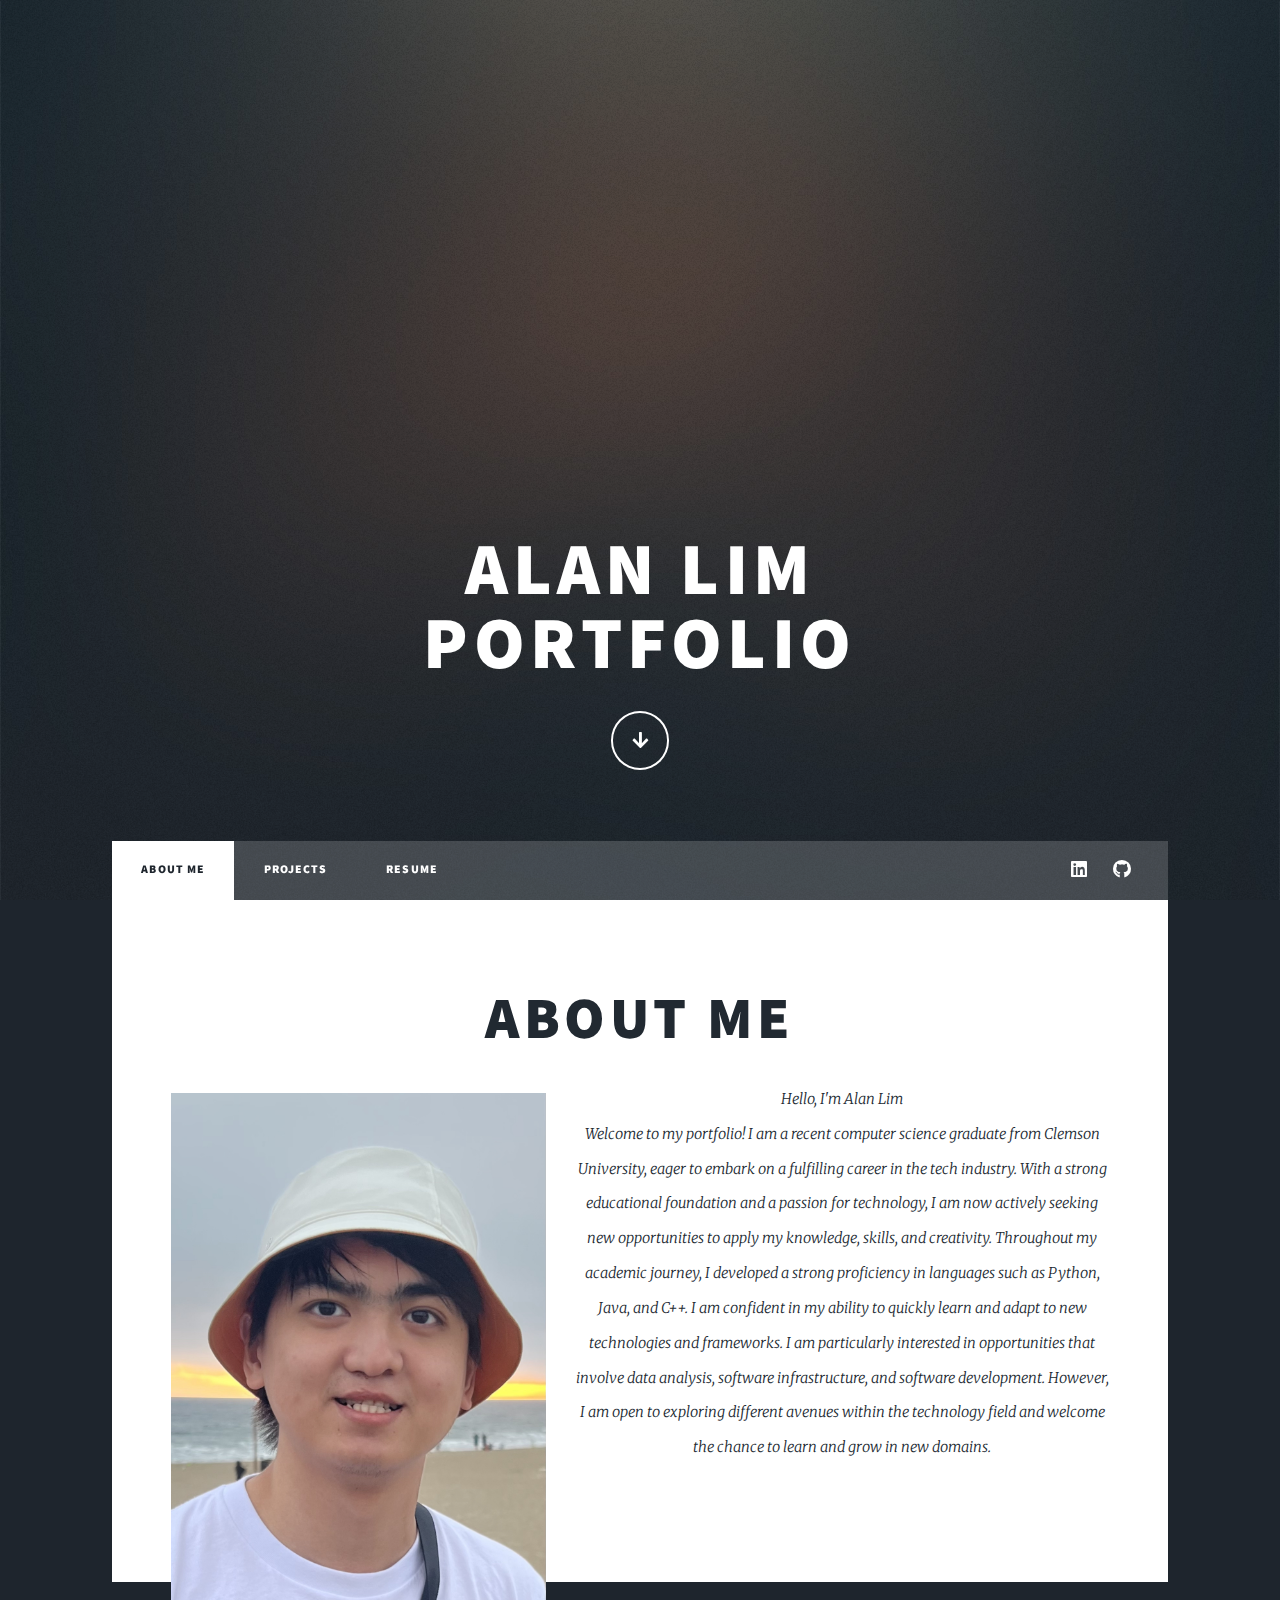
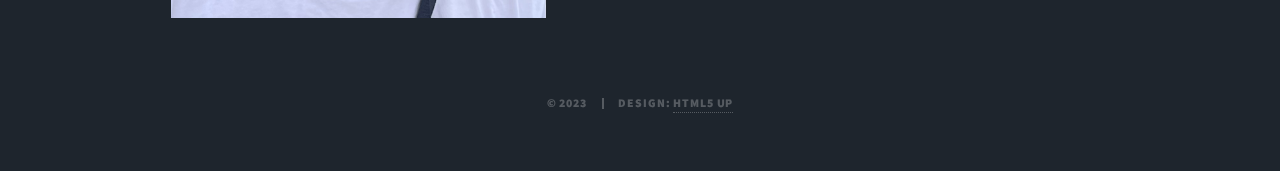
<file: index.html>
<!DOCTYPE HTML>
<!--
	Massively by HTML5 UP
	html5up.net | @ajlkn
	Free for personal and commercial use under the CCA 3.0 license (html5up.net/license)
-->
<html>
	<head>
		<title>Alan Lim Portfolio</title>
		<meta charset="utf-8" />
		<meta name="viewport" content="width=device-width, initial-scale=1, user-scalable=no" />
		<link rel="stylesheet" href="assets/css/main.css" />
		<noscript><link rel="stylesheet" href="assets/css/noscript.css" /></noscript>
	</head>
	<body class="is-preload">

		<!-- Wrapper -->
			<div id="wrapper" class="fade-in">

				<!-- Intro -->
					<div id="intro">
						<h1>Alan Lim<br />
						Portfolio</h1>
						<ul class="actions">
							<li><a href="#header" class="button icon solid solo fa-arrow-down scrolly">Continue</a></li>
						</ul>
					</div>

				<!-- Header -->
					<header id="header">
						<a href="index.html" class="logo">Alan Lim</a>
					</header>

				<!-- Nav -->
					<nav id="nav">
						<ul class="links">
							<li class="active"><a href="index.html">About Me</a></li>
							<li><a href="projects.html">Projects</a></li>
							<li><a href="assets/Resume.pdf" target="_blank">Resume</a></li>
						</ul>
						<ul class="icons">
							<li><a href="https://www.linkedin.com/in/chhun-lim" class="icon brands fa-linkedin"><span class="label">Linkedin</span></a></li>
							<li><a href="https://github.com/Bun27Lim" class="icon brands fa-github"><span class="label">GitHub</span></a></li>
						</ul>
					</nav>

				<!-- Main -->
					<div id="main">

						<!-- Featured Post -->
							<article class="post featured">
								<header class="major">
									<h2>About Me</h2>
									<span class="image left"><img src="images/Portrait.png" alt="" /></span>
									<p>Hello, I'm Alan Lim<br />
										Welcome to my portfolio! I am a recent computer science graduate from Clemson University, eager to embark on a fulfilling career in the tech industry. 
										With a strong educational foundation and a passion for technology, I am now actively seeking new opportunities to apply my knowledge, skills, and creativity.
										Throughout my academic journey, I developed a strong proficiency in languages such as Python, Java, and C++. 
										I am confident in my ability to quickly learn and adapt to new technologies and frameworks.
										I am particularly interested in opportunities that involve data analysis, software infrastructure, and software development. 
										However, I am open to exploring different avenues within the technology field and welcome the chance to learn and grow in new domains. 
									</p>
								</header>
							</article>

					</div>

				<!-- Footer -->
					<footer id="footer">
					</footer>

				<!-- Copyright -->
					<div id="copyright">
						<ul><li>&copy; 2023</li><li>Design: <a href="https://html5up.net">HTML5 UP</a></li></ul>
					</div>

			</div>

		<!-- Scripts -->
			<script src="assets/js/jquery.min.js"></script>
			<script src="assets/js/jquery.scrollex.min.js"></script>
			<script src="assets/js/jquery.scrolly.min.js"></script>
			<script src="assets/js/browser.min.js"></script>
			<script src="assets/js/breakpoints.min.js"></script>
			<script src="assets/js/util.js"></script>
			<script src="assets/js/main.js"></script>

	</body>
</html>
</file>
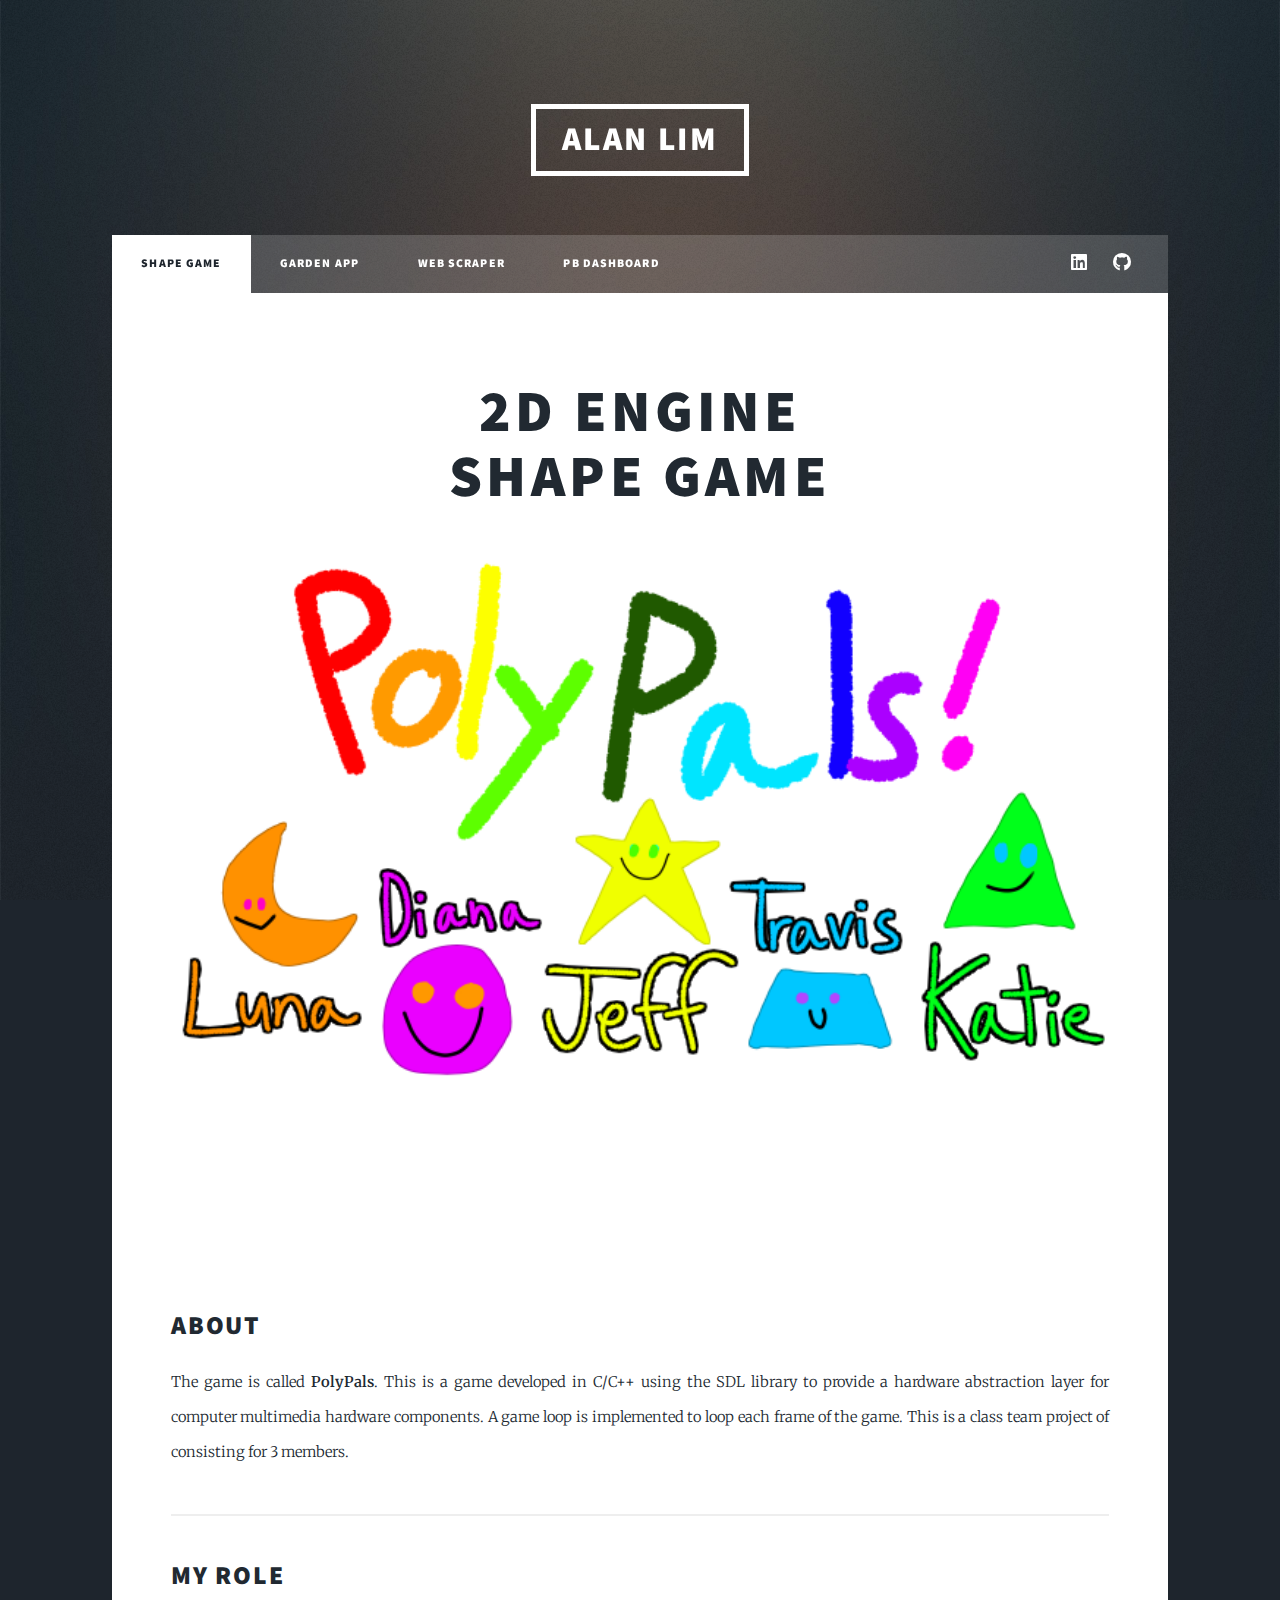
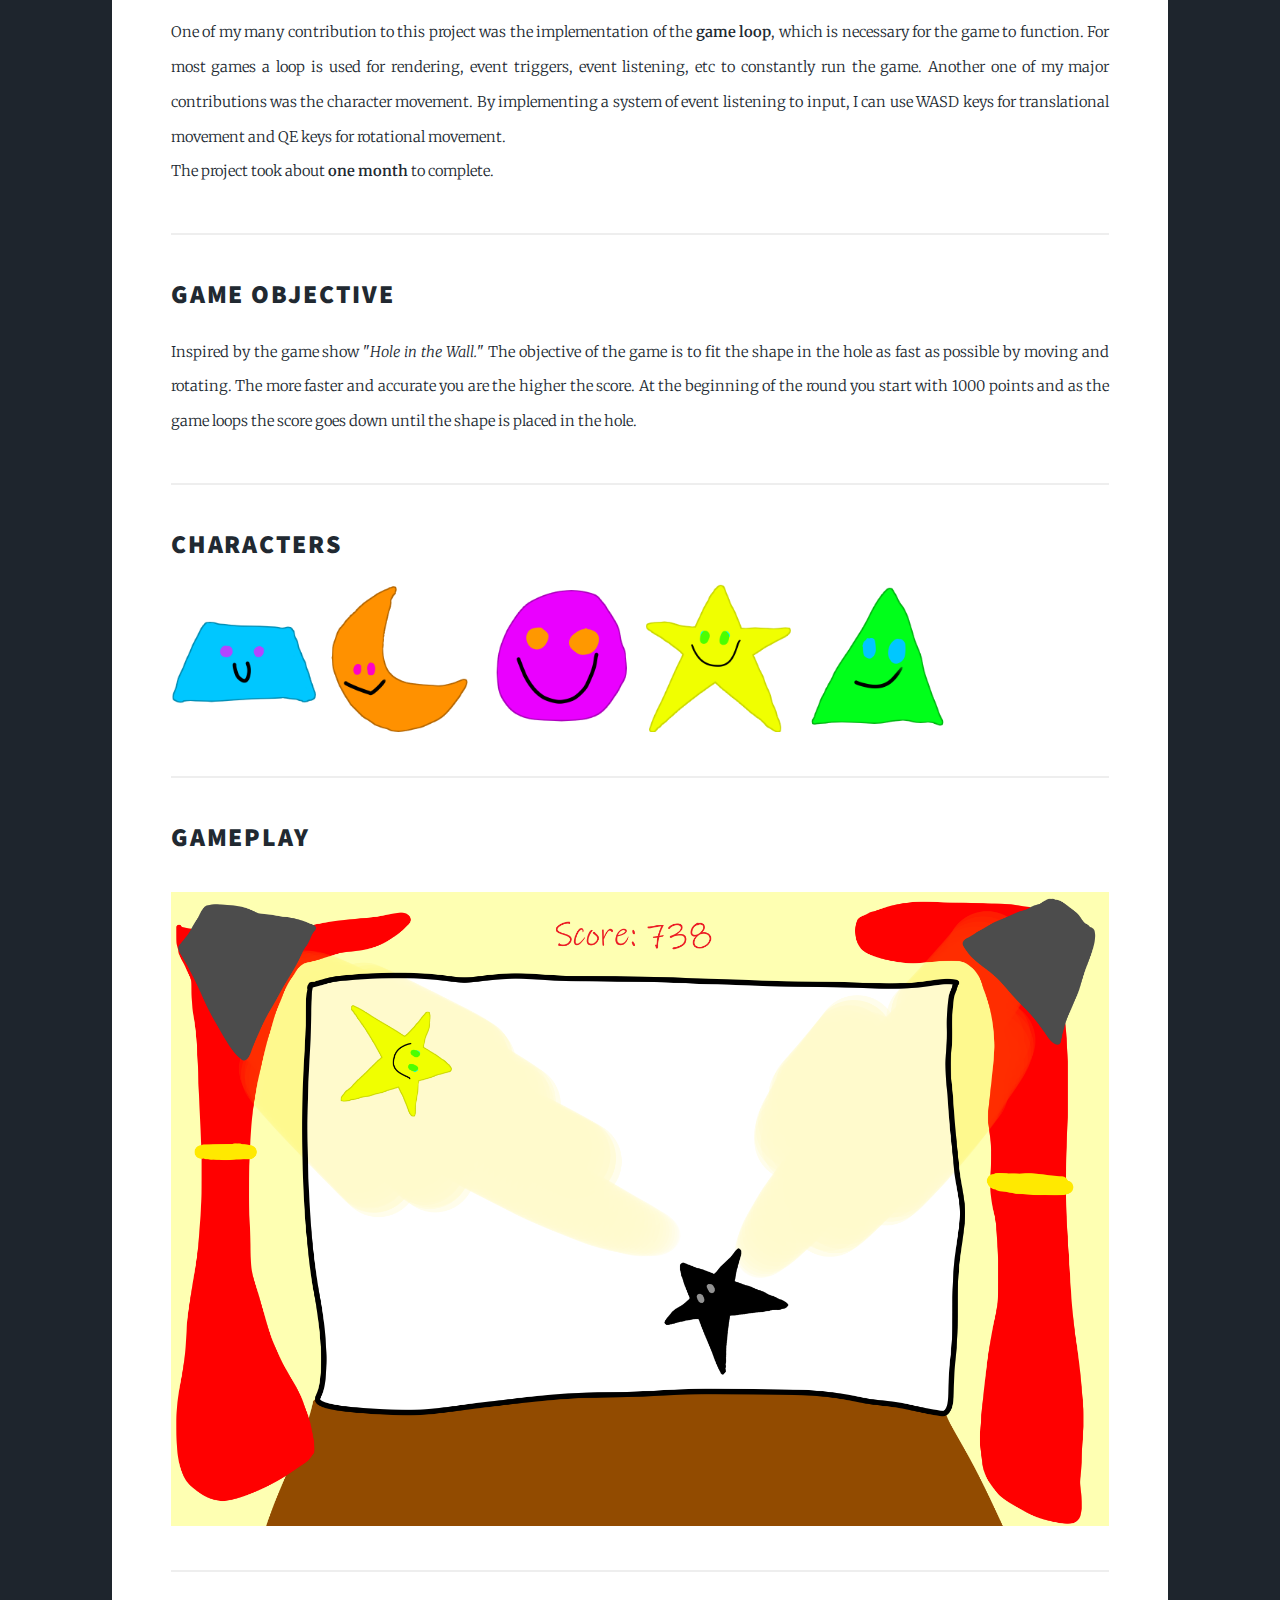
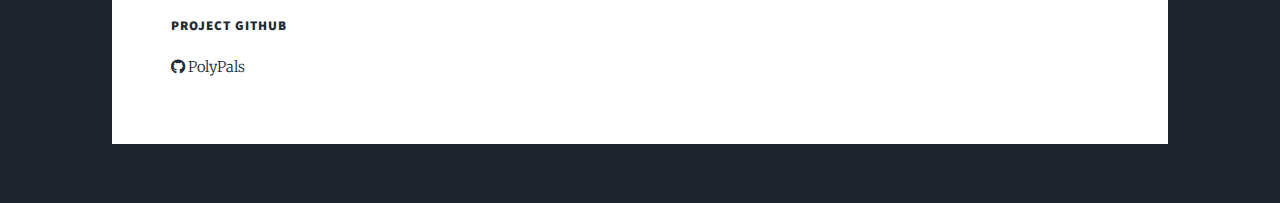
<file: gameproject.html>
<!DOCTYPE HTML>
<html>
	<head>
		<title>Shape Game Project</title>
		<meta charset="utf-8" />
		<meta name="viewport" content="width=device-width, initial-scale=1, user-scalable=no" />
		<link rel="stylesheet" href="assets/css/main.css" />
		<noscript><link rel="stylesheet" href="assets/css/noscript.css" /></noscript>
	</head>
	<body class="is-preload">

		<!-- Wrapper -->
			<div id="wrapper">

				<!-- Header -->
					<header id="header">
						<a href="index.html" class="logo">Alan Lim</a>
					</header>
                <!-- Nav -->
                    <nav id="nav">
                        <ul class="links">
                            <li class="active"><a href="gameproject.html">Shape Game</a></li>
                            <li><a href="gardenapp.html">Garden App</a></li>
							<li><a href="webscraper.html">Web Scraper</a></li>
                            <li><a href="pbdashboard.html">PB Dashboard</a></li>
                        </ul>
                        <ul class="icons">
                            <li><a href="https://www.linkedin.com/in/chhun-lim" target="_blank" class="icon brands fa-linkedin"><span class="label">Linkedin</span></a></li>
                            <li><a href="https://github.com/Bun27Lim" class="icon brands fa-github"><span class="label">GitHub</span></a></li>
                        </ul>
                    </nav>
				<!-- Main -->
					<div id="main">

						<!-- Post -->
							<section class="post">
								<header class="major">
									<h1>2D Engine<br />
									Shape Game</h1>
                                    <span class="image fit"><img src="images/titlescreen.png" alt="" /></span>
								</header>

								<!-- Text stuff -->
									<h2>About</h2>
									<p>The game is called <b>PolyPals</b>. This is a game developed in C/C++ using the SDL library to provide a hardware abstraction layer for computer multimedia hardware components.
                                        A game loop is implemented to loop each frame of the game. This is a class team project of consisting for 3 members.
                                    </p>
                                    <hr />
                                    <h2>My Role</h2>
                                    <p>One of my many contribution to this project was the implementation of the <b>game loop</b>, which is necessary for the game to function.
                                        For most games a loop is used for rendering, event triggers, event listening, etc to constantly run the game. Another one of my major contributions was the character movement.
                                        By implementing a system of event listening to input, I can use WASD keys for translational movement and QE keys for rotational movement.
                                        <br>
                                        The project took about <b>one month</b> to complete.
                                    </p>
									<hr />
                                    <h2>Game objective</h2>
                                    <p>Inspired by the game show "<i>Hole in the Wall.</i>" The objective of the game is to fit the shape in the hole as fast as possible by moving and rotating. 
                                        The more faster and accurate you are the higher the score. At the beginning of the round you start with 1000 points and as the game loops the score goes down until
                                        the shape is placed in the hole.
                                    </p>
									<hr />

									<h2>Characters</h2>
                                        <div class="box alt">
										    <div class="row gtr-50 gtr-uniform">
										    	<div class="col-2"><span class="image fit"><img src="images/travis.png" alt="" /></span></div>
										    	<div class="col-2"><span class="image fit"><img src="images/luna.png" alt="" /></span></div>
										    	<div class="col-2"><span class="image fit"><img src="images/diana.png" alt="" /></span></div>
									    		<div class="col-2"><span class="image fit"><img src="images/jeff.png" alt="" /></span></div>
									    		<div class="col-2"><span class="image fit"><img src="images/katie.png" alt="" /></span></div>
									    	</div>
									    </div>
									<hr />

									<h2>Gameplay</h2>
									<span class="image fit"><img src="images/gameplay.png" alt="" /></span>

                                    <hr />
                                    <h5>Project Github</h5>
                                    <a href="https://github.com/Bun27Lim/shape-game-project" target="_blank" class="icon brands alt fa-github"><span class="label">Github</span> PolyPals</a>

							</section>
                            

					</div>

				<!-- Footer -->
					<footer id="footer">
					</footer>

				<!-- Copyright -->
					<div id="copyright">
					</div>

			</div>

		<!-- Scripts -->
			<script src="assets/js/jquery.min.js"></script>
			<script src="assets/js/jquery.scrollex.min.js"></script>
			<script src="assets/js/jquery.scrolly.min.js"></script>
			<script src="assets/js/browser.min.js"></script>
			<script src="assets/js/breakpoints.min.js"></script>
			<script src="assets/js/util.js"></script>
			<script src="assets/js/main.js"></script>

	</body>
</html>
</file>
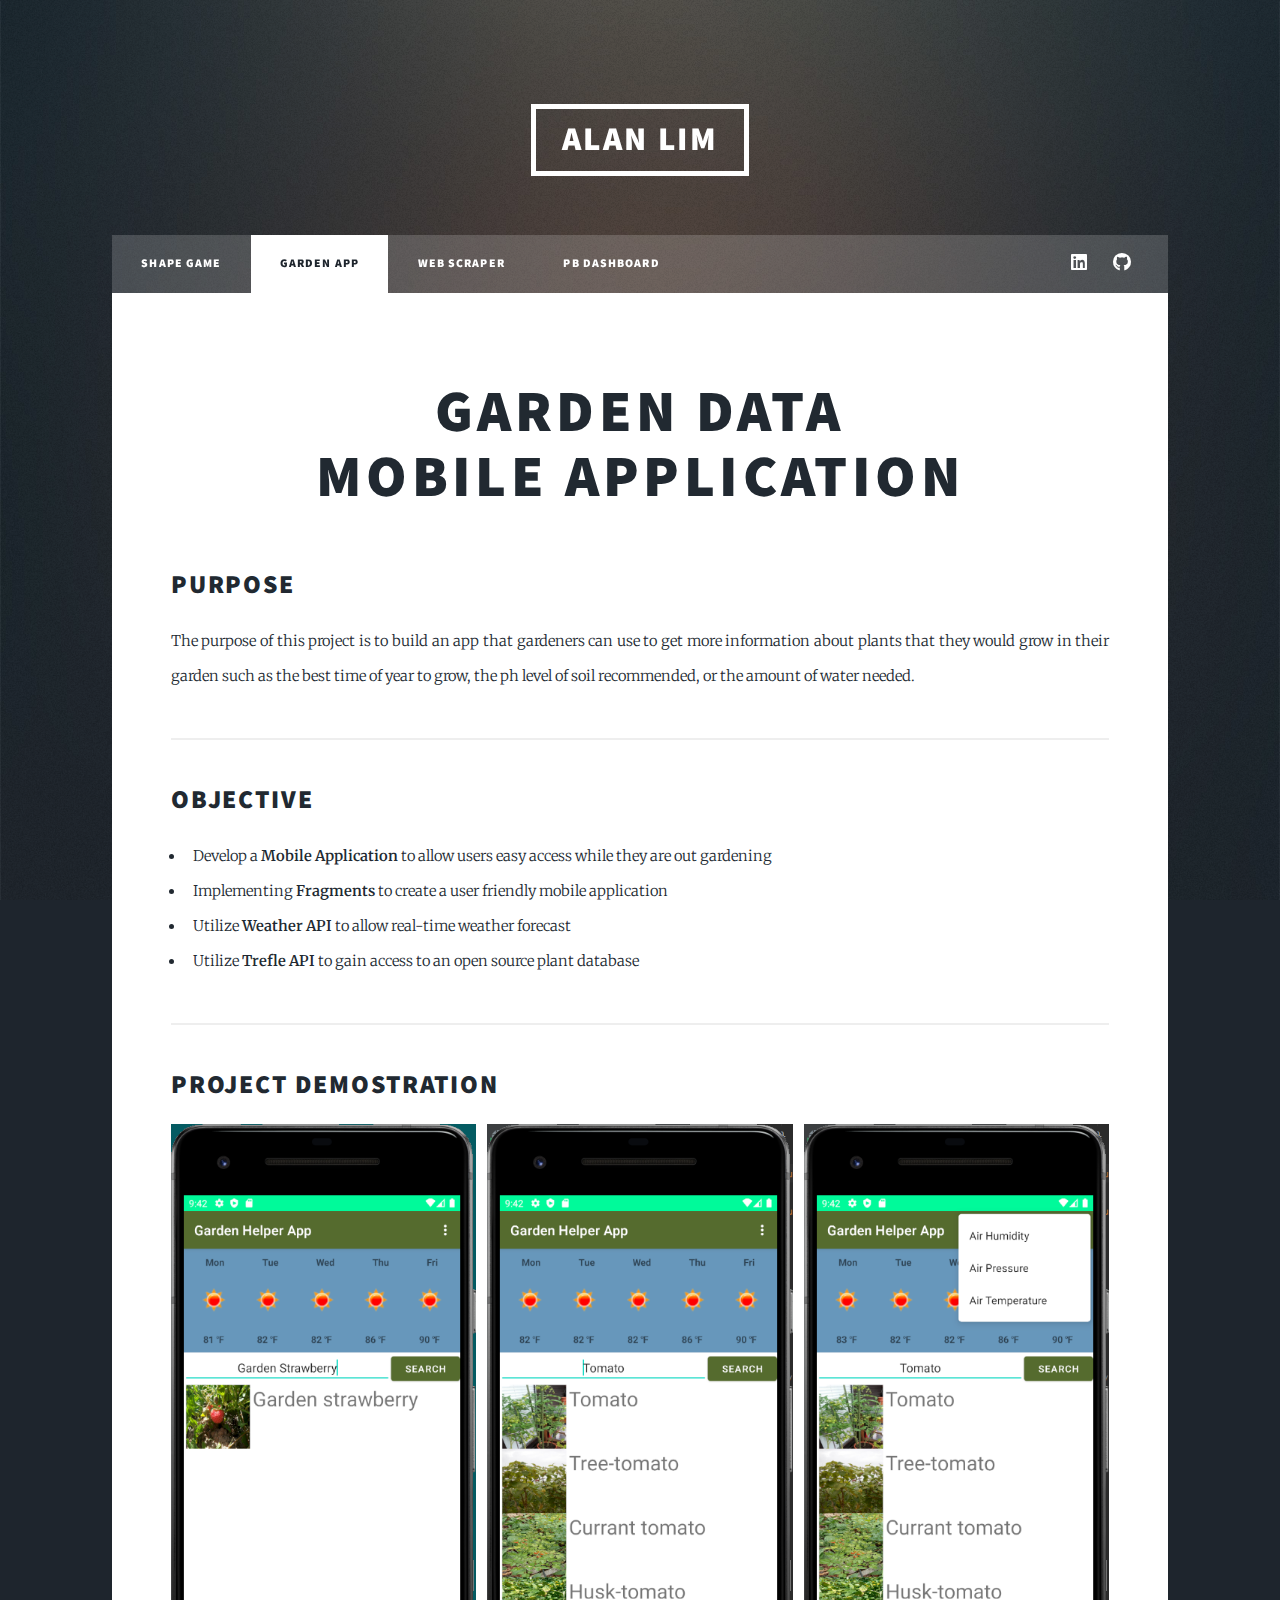
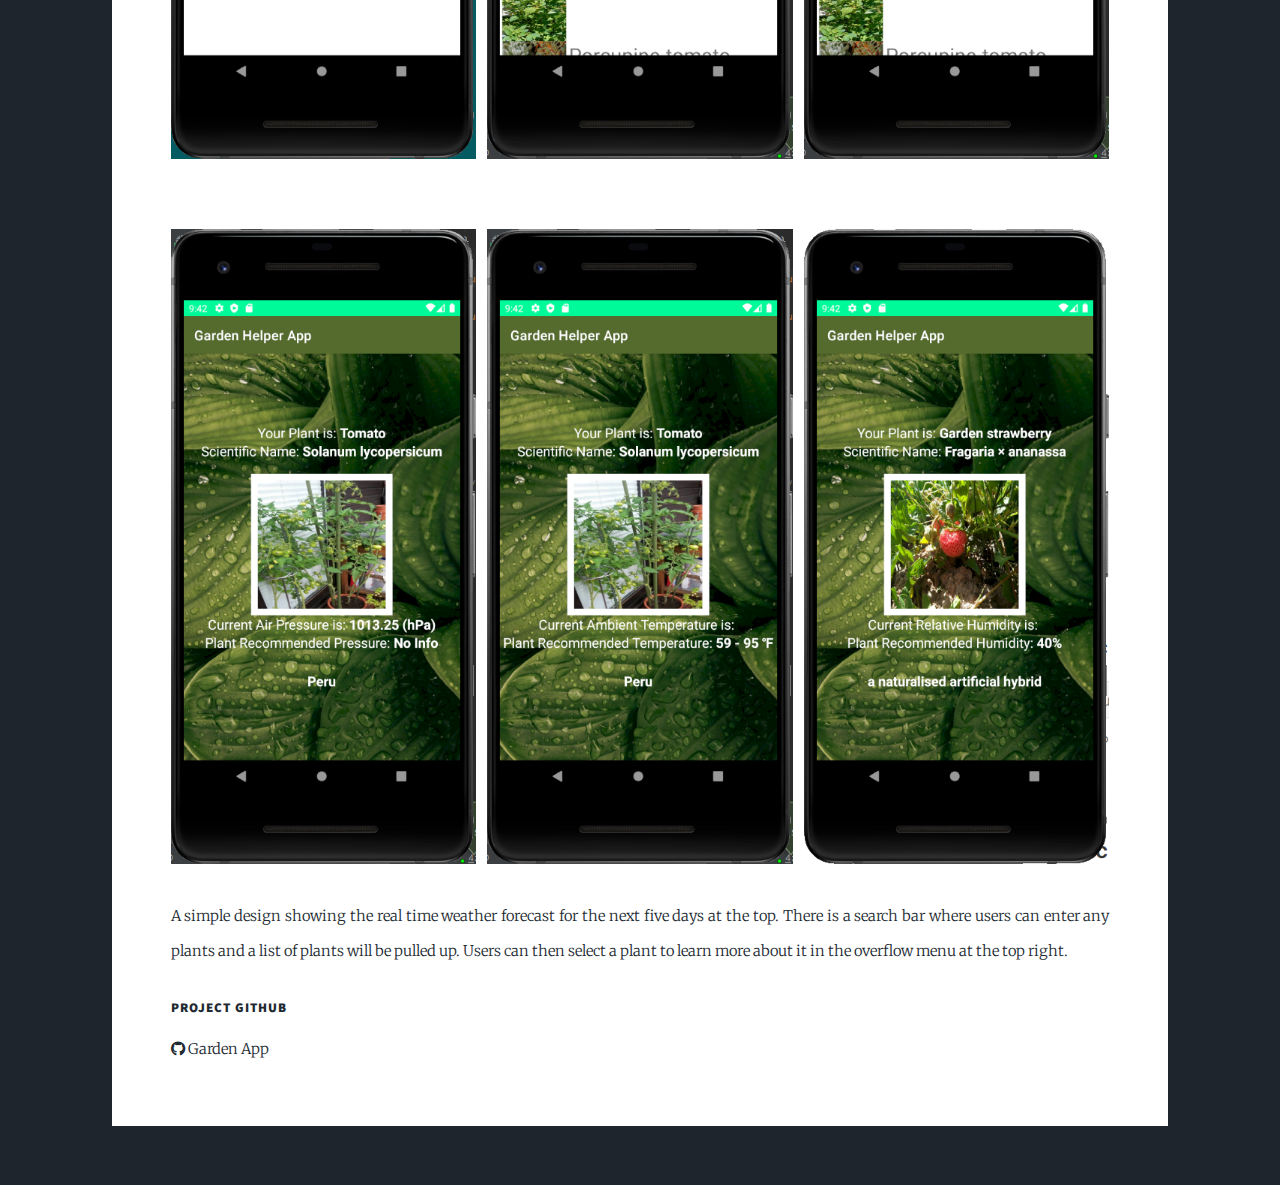
<file: gardenapp.html>
<!DOCTYPE HTML>
<html>
	<head>
		<title>Garden App</title>
		<meta charset="utf-8" />
		<meta name="viewport" content="width=device-width, initial-scale=1, user-scalable=no" />
		<link rel="stylesheet" href="assets/css/main.css" />
		<noscript><link rel="stylesheet" href="assets/css/noscript.css" /></noscript>
	</head>
	<body class="is-preload">

		<!-- Wrapper -->
			<div id="wrapper">

				<!-- Header -->
					<header id="header">
						<a href="index.html" class="logo">Alan Lim</a>
					</header>
                <!-- Nav -->
                    <nav id="nav">
                        <ul class="links">
                            <li><a href="gameproject.html">Shape Game</a></li>
                            <li class="active"><a href="gardenapp.html">Garden App</a></li>
							<li><a href="webscraper.html">Web Scraper</a></li>
                            <li><a href="pbdashboard.html">PB Dashboard</a></li>
                        </ul>
                        <ul class="icons">
                            <li><a href="https://www.linkedin.com/in/chhun-lim" target="_blank" class="icon brands fa-linkedin"><span class="label">Linkedin</span></a></li>
                            <li><a href="https://github.com/Bun27Lim" class="icon brands fa-github"><span class="label">GitHub</span></a></li>
                        </ul>
                    </nav>
				<!-- Main -->
					<div id="main">

						<!-- Post -->
							<section class="post">
								<header class="major">
									<h1>Garden Data<br />
									Mobile Application</h1>
								</header>

								<!-- Text stuff -->
									<h2>Purpose</h2>
									<p>The purpose of this project is to build an app that gardeners can use to get more information about plants that they would grow in their garden such as
                                        the best time of year to grow, the ph level of soil recommended, or the amount of water needed.
                                    </p>
                                    <hr />
                                    <h2>Objective</h2>
                                    <div class="col-12 col-12-small">
                                        <ul>
                                            <li>Develop a <b>Mobile Application</b> to allow users easy access while they are out gardening</li>
                                            <li>Implementing <b>Fragments</b> to create a user friendly mobile application</li>
                                            <li>Utilize <b>Weather API</b> to allow real-time weather forecast</li>
                                            <li>Utilize <b>Trefle API</b> to gain access to an open source plant database</li>
                                        </ul>
                                    </div>
                                    <hr />
                                    <h2>Project Demostration</h2>
									<div class="box alt">
										<div class="row gtr-50 gtr-uniform">
											<div class="col-4"><span class="image fit"><img src="images/GardenPic1.PNG" alt="" /></span></div>
											<div class="col-4"><span class="image fit"><img src="images/GardenPic2.PNG" alt="" /></span></div>
											<div class="col-4"><span class="image fit"><img src="images/GardenPic3.PNG" alt="" /></span></div>
                                        </div>
										<br>
                                        <br>	<!-- Break -->
                                        <div class="row gtr-50 gtr-uniform">
                                            <div class="col-4"><span class="image fit"><img src="images/GardenPic4.PNG" alt="" /></span></div>
                                            <div class="col-4"><span class="image fit"><img src="images/GardenPic5.PNG" alt="" /></span></div>
                                            <div class="col-4"><span class="image fit"><img src="images/GardenPic6.PNG" alt="" /></span></div>
                                        </div>
                                        <br>
                                        <p>A simple design showing the real time weather forecast for the next five days at the top.
                                            There is a search bar where users can enter any plants and a list of plants will be pulled up. 
                                            Users can then select a plant to learn more about it in the overflow menu at the top right.
                                        </p>
										
									</div>

                                    <h5>Project Github</h5>
                                    <a href="https://github.com/Bun27Lim/GardenHelper" target="_blank" class="icon brands alt fa-github"><span class="label">Github</span> Garden App</a>


                                    

							</section>
                            

					</div>

				<!-- Footer -->
					<footer id="footer">
					</footer>

				<!-- Copyright -->
					<div id="copyright">
					</div>

			</div>

		<!-- Scripts -->
			<script src="assets/js/jquery.min.js"></script>
			<script src="assets/js/jquery.scrollex.min.js"></script>
			<script src="assets/js/jquery.scrolly.min.js"></script>
			<script src="assets/js/browser.min.js"></script>
			<script src="assets/js/breakpoints.min.js"></script>
			<script src="assets/js/util.js"></script>
			<script src="assets/js/main.js"></script>

	</body>
</html>
</file>
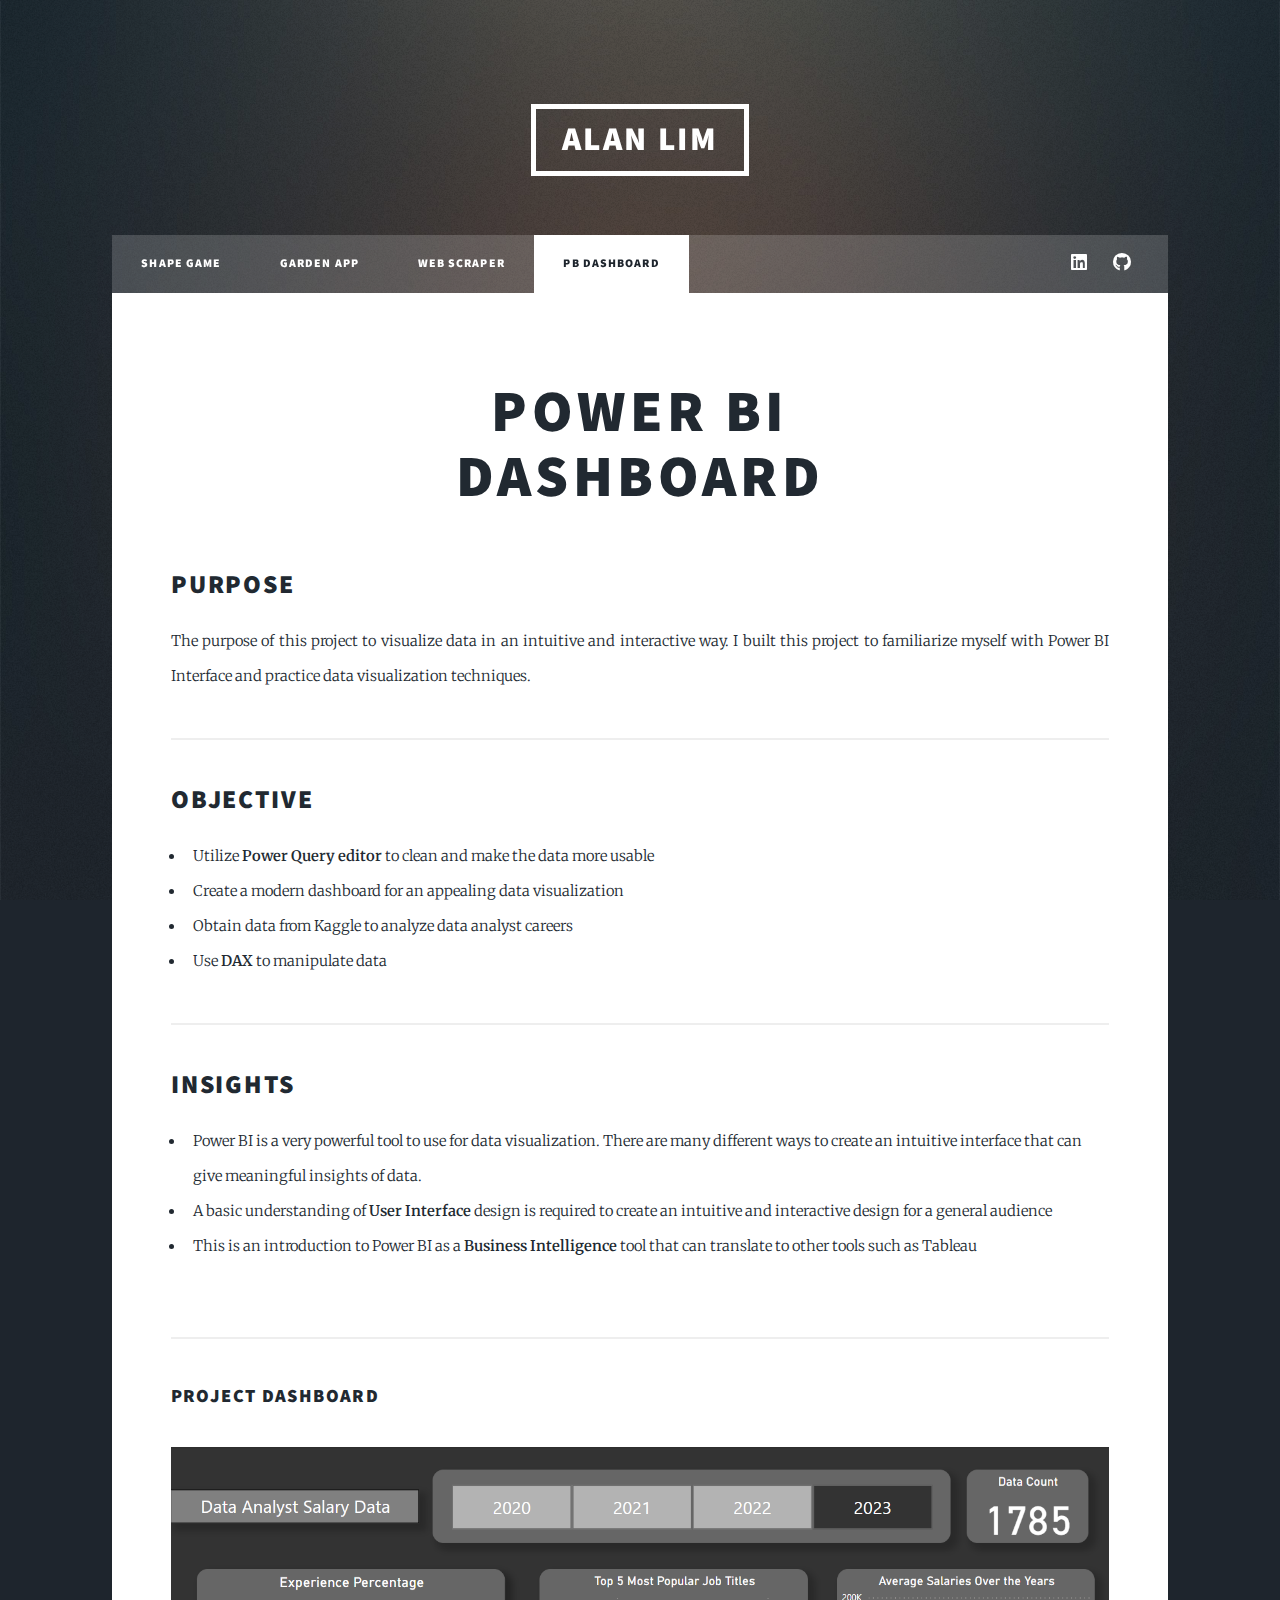
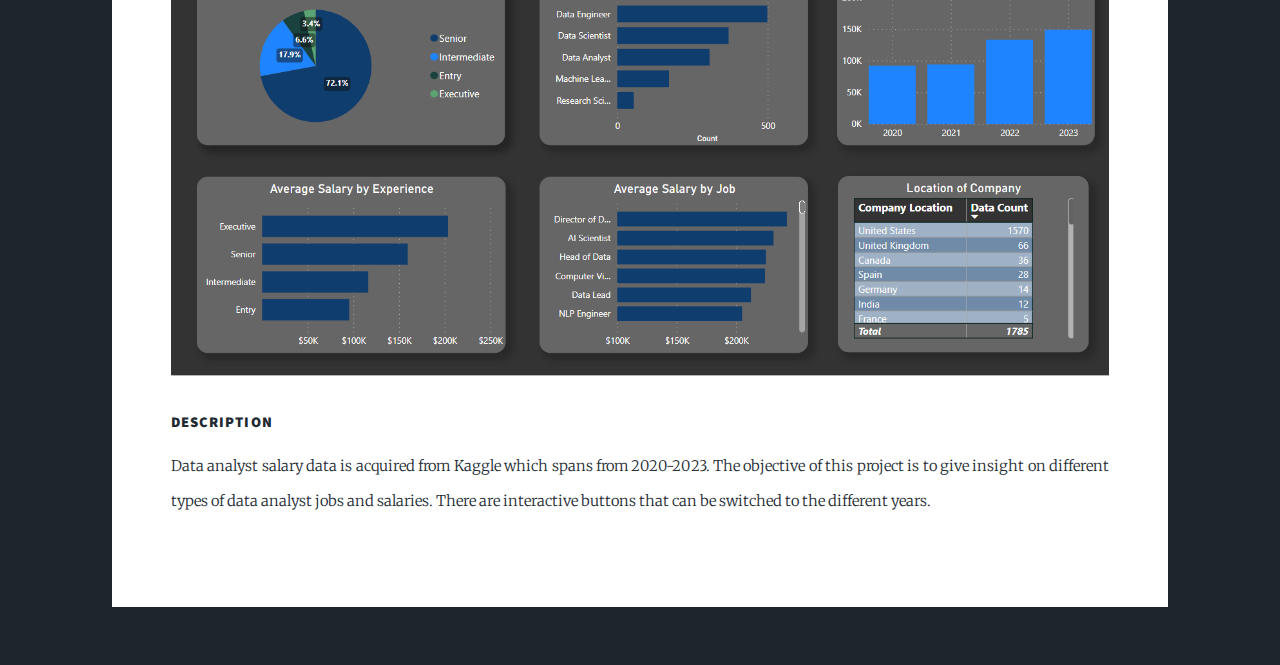
<file: pbdashboard.html>
<!DOCTYPE HTML>
<html>
	<head>
		<title>Power BI Dashboard</title>
		<meta charset="utf-8" />
		<meta name="viewport" content="width=device-width, initial-scale=1, user-scalable=no" />
		<link rel="stylesheet" href="assets/css/main.css" />
		<noscript><link rel="stylesheet" href="assets/css/noscript.css" /></noscript>
	</head>
	<body class="is-preload">

		<!-- Wrapper -->
			<div id="wrapper">

				<!-- Header -->
					<header id="header">
						<a href="index.html" class="logo">Alan Lim</a>
					</header>
                <!-- Nav -->
                    <nav id="nav">
                        <ul class="links">
							<li><a href="gameproject.html">Shape Game</a></li>
                            <li><a href="gardenapp.html">Garden App</a></li>
                            <li><a href="webscraper.html">Web Scraper</a></li>
                            <li class="active"><a href="pbdashboard.html">PB Dashboard</a></li>
                        </ul>
                        <ul class="icons">
                            <li><a href="https://www.linkedin.com/in/chhun-lim" target="_blank" class="icon brands fa-linkedin"><span class="label">Linkedin</span></a></li>
                            <li><a href="https://github.com/Bun27Lim" class="icon brands fa-github"><span class="label">GitHub</span></a></li>
                        </ul>
                    </nav>
				<!-- Main -->
					<div id="main">

						<!-- Post -->
							<section class="post">
								<header class="major">
									<h1>Power BI<br />
									Dashboard</h1>
								</header>

								<!-- Text stuff -->
									<h2>Purpose</h2>
									<p>The purpose of this project to visualize data in an intuitive and interactive way. 
                                        I built this project to familiarize myself with Power BI Interface and practice data visualization techniques. 
                                    </p>
                                    <hr />
                                    <h2>Objective</h2>
                                    <div class="col-12 col-12-small">
                                        <ul>
                                            <li>Utilize <b>Power Query editor</b> to clean and make the data more usable</li>
                                            <li>Create a modern dashboard for an appealing data visualization</li>
                                            <li>Obtain data from Kaggle to analyze data analyst careers</li>
                                            <li>Use <b>DAX</b> to manipulate data</li>
                                        </ul>
                                    </div>
                                    
									<hr />
                                    <h2>Insights</h2>
									<div class="row">
										<div class="col-12 col-12-small">
											<ul>
												<li>Power BI is a very powerful tool to use for data visualization.
													There are many different ways to create an intuitive interface that can give meaningful insights of data.
												</li>
												<li>A basic understanding of <b>User Interface</b> design is required to create an intuitive and interactive design for a general audience</li>
                                                <li>This is an introduction to Power BI as a <b>Business Intelligence</b> tool that can translate to other tools such as Tableau</li>
												
											</ul>
										</div>
                                    </div>
									<hr />

                                    <h3>Project Dashboard</h3>
                                        <span class="image fit"><img src="images/powerdashboard.PNG" alt="" /></span>
									<h4>Description</h4>
                                        <p>Data analyst salary data is acquired from Kaggle which spans from 2020-2023.
											The objective of this project is to give insight on different types of data analyst jobs and salaries.
											There are interactive buttons that can be switched to the different years. 
										</p>

							</section>
                            

					</div>

				<!-- Footer -->
					<footer id="footer">
					</footer>

				<!-- Copyright -->
					<div id="copyright">
					</div>

			</div>

		<!-- Scripts -->
			<script src="assets/js/jquery.min.js"></script>
			<script src="assets/js/jquery.scrollex.min.js"></script>
			<script src="assets/js/jquery.scrolly.min.js"></script>
			<script src="assets/js/browser.min.js"></script>
			<script src="assets/js/breakpoints.min.js"></script>
			<script src="assets/js/util.js"></script>
			<script src="assets/js/main.js"></script>

	</body>
</html>
</file>
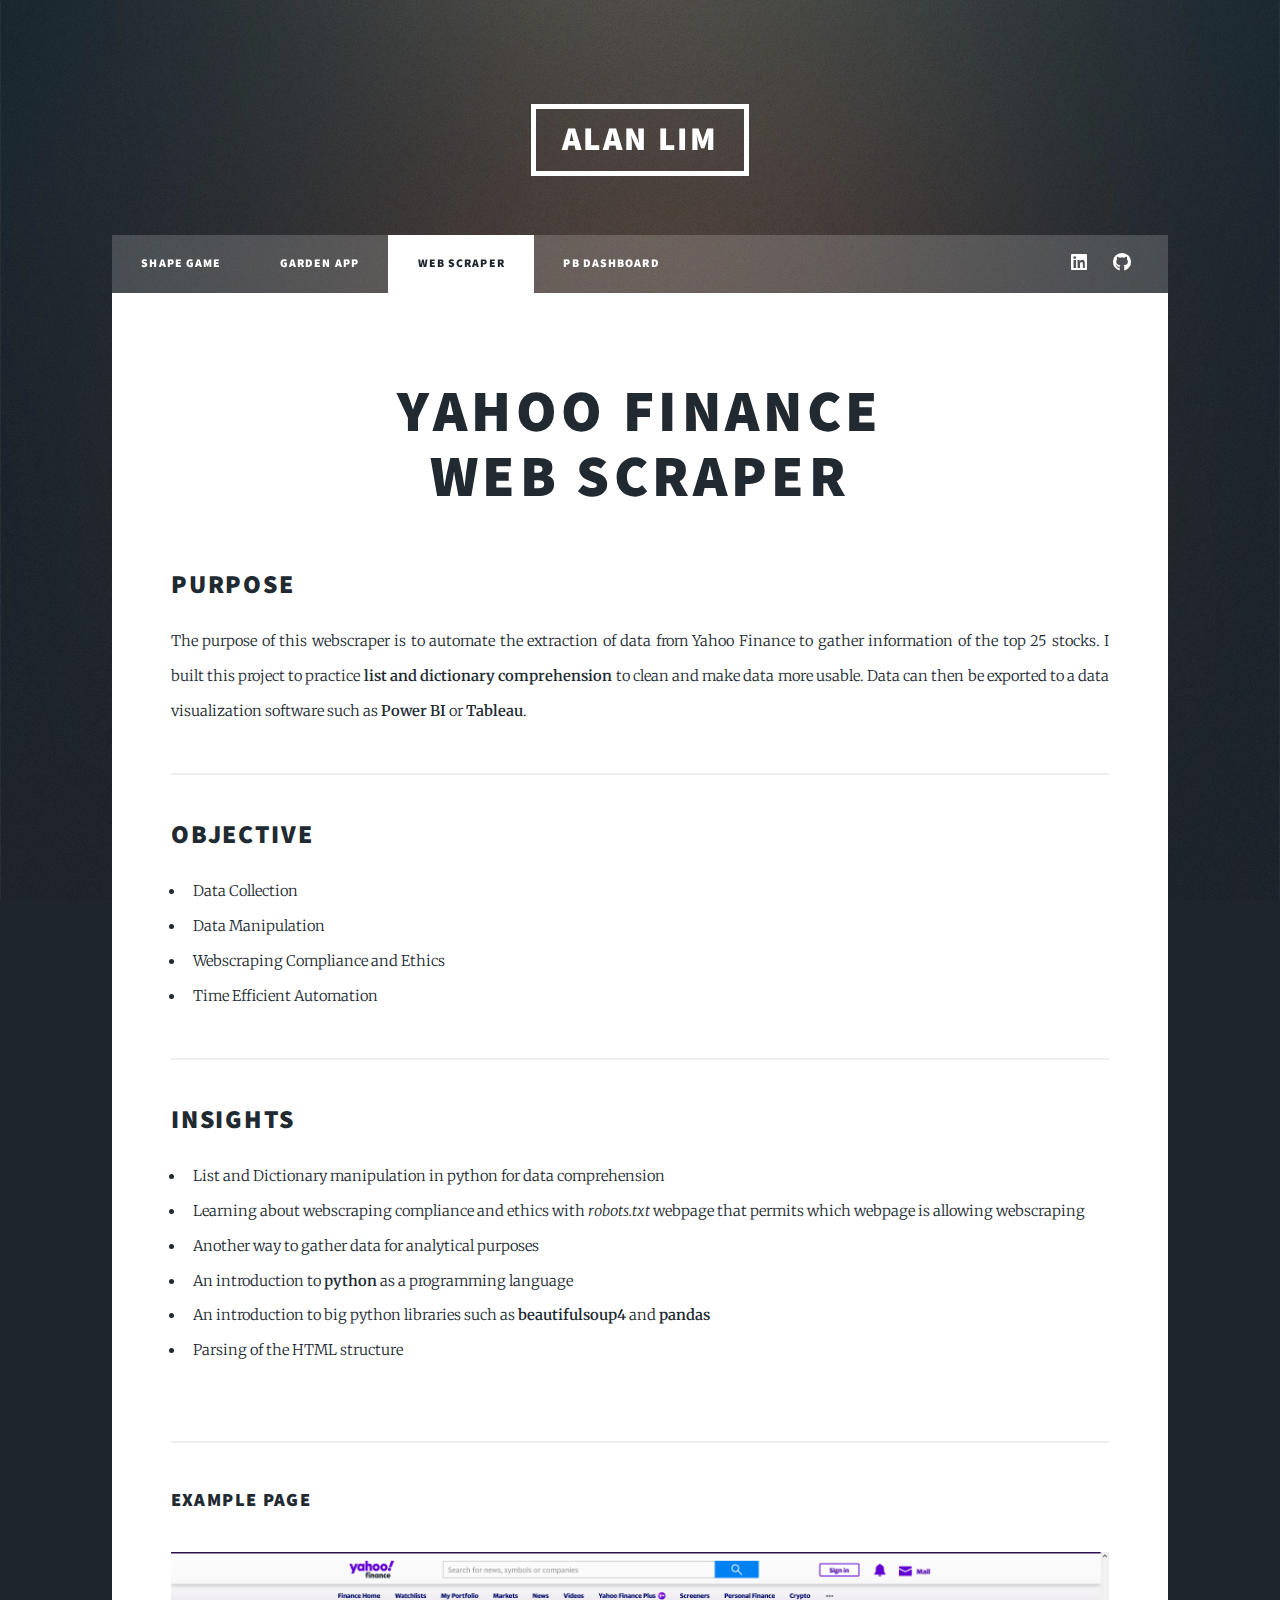
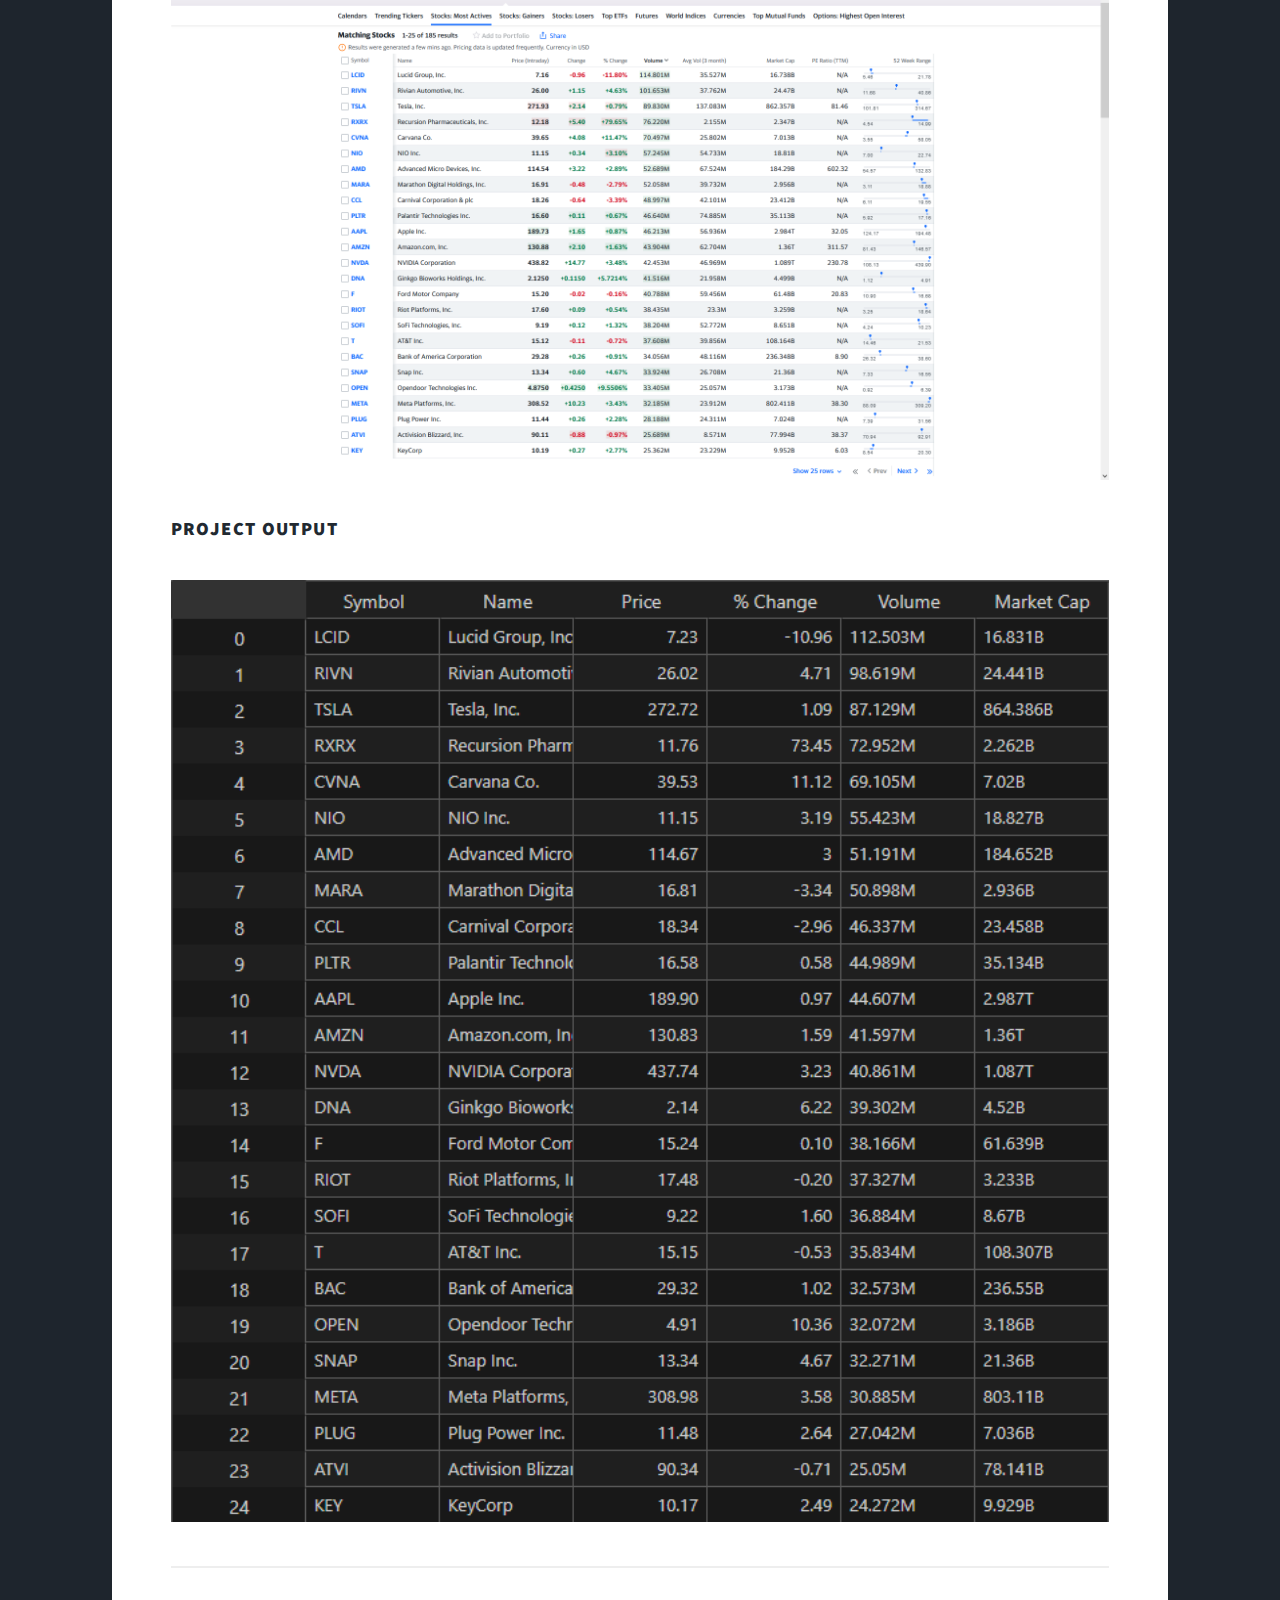
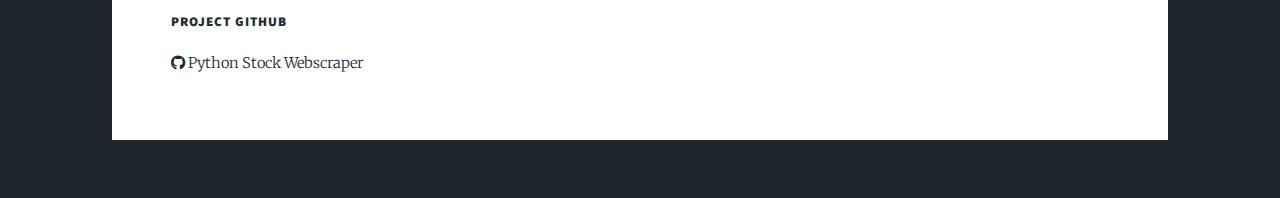
<file: webscraper.html>
<!DOCTYPE HTML>
<html>
	<head>
		<title>Web Scraper Project</title>
		<meta charset="utf-8" />
		<meta name="viewport" content="width=device-width, initial-scale=1, user-scalable=no" />
		<link rel="stylesheet" href="assets/css/main.css" />
		<noscript><link rel="stylesheet" href="assets/css/noscript.css" /></noscript>
	</head>
	<body class="is-preload">

		<!-- Wrapper -->
			<div id="wrapper">

				<!-- Header -->
					<header id="header">
						<a href="index.html" class="logo">Alan Lim</a>
					</header>
                <!-- Nav -->
                    <nav id="nav">
                        <ul class="links">
							<li><a href="gameproject.html">Shape Game</a></li>
                            <li><a href="gardenapp.html">Garden App</a></li>
                            <li class="active"><a href="webscraper.html">Web Scraper</a></li>
                            <li><a href="pbdashboard.html">PB Dashboard</a></li>
                        </ul>
                        <ul class="icons">
                            <li><a href="https://www.linkedin.com/in/chhun-lim" target="_blank" class="icon brands fa-linkedin"><span class="label">Linkedin</span></a></li>
                            <li><a href="https://github.com/Bun27Lim" class="icon brands fa-github"><span class="label">GitHub</span></a></li>
                        </ul>
                    </nav>
				<!-- Main -->
					<div id="main">

						<!-- Post -->
							<section class="post">
								<header class="major">
									<h1>Yahoo Finance<br />
									Web Scraper</h1>
								</header>

								<!-- Text stuff -->
									<h2>Purpose</h2>
									<p>The purpose of this webscraper is to automate the extraction of data from Yahoo Finance to gather information of the top 25 stocks. 
                                        I built this project to practice <b>list and dictionary comprehension</b> to clean and make data more usable. Data can then be exported to
                                        a data visualization software such as <b>Power BI</b> or <b>Tableau</b>.
                                    </p>
                                    <hr />
                                    <h2>Objective</h2>
                                    <div class="col-12 col-12-small">
                                        <ul>
                                            <li>Data Collection</li>
                                            <li>Data Manipulation</li>
                                            <li>Webscraping Compliance and Ethics</li>
                                            <li>Time Efficient Automation</b></li>
                                        </ul>
                                    </div>
                                    <p>
                                    </p>
									<hr />
                                    <h2>Insights</h2>
									<div class="row">
										<div class="col-12 col-12-small">
											<ul>
												<li>List and Dictionary manipulation in python for data comprehension</li>
                                                <li>Learning about webscraping compliance and ethics with <i>robots.txt</i> webpage that permits which webpage is allowing webscraping</li>
												<li>Another way to gather data for analytical purposes</li>
                                                <li>An introduction to <b>python</b> as a programming language</li>
												<li>An introduction to big python libraries such as <b>beautifulsoup4</b> and <b>pandas</b></li>
                                                <li>Parsing of the HTML structure</li>
											</ul>
										</div>
                                    </div>
									<hr />

									<h3>Example Page</h3>
                                        <span class="image fit"><img src="images/yahoofinance.PNG" alt="" /></span>
                                    
                                    <h3>Project Output</h3>
                                        <span class="image fit"><img src="images/outputexample.PNG" alt="" /></span>
									<hr />
                                    <h5>Project Github</h5>
                                    <a href="https://github.com/Bun27Lim/web-scraper-python" target="_blank" class="icon brands alt fa-github"><span class="label">Github</span> Python Stock Webscraper</a>

							</section>
                            

					</div>

				<!-- Footer -->
					<footer id="footer">
					</footer>

				<!-- Copyright -->
					<div id="copyright">
					</div>

			</div>

		<!-- Scripts -->
			<script src="assets/js/jquery.min.js"></script>
			<script src="assets/js/jquery.scrollex.min.js"></script>
			<script src="assets/js/jquery.scrolly.min.js"></script>
			<script src="assets/js/browser.min.js"></script>
			<script src="assets/js/breakpoints.min.js"></script>
			<script src="assets/js/util.js"></script>
			<script src="assets/js/main.js"></script>

	</body>
</html>
</file>
<file: assets/css/main.css>
@import url(fontawesome-all.min.css);
@import url("https://fonts.googleapis.com/css?family=Merriweather:300,700,300italic,700italic|Source+Sans+Pro:900");

/*
	Massively by HTML5 UP
	html5up.net | @ajlkn
	Free for personal and commercial use under the CCA 3.0 license (html5up.net/license)
*/

html, body, div, span, applet, object,
iframe, h1, h2, h3, h4, h5, h6, p, blockquote,
pre, a, abbr, acronym, address, big, cite,
code, del, dfn, em, img, ins, kbd, q, s, samp,
small, strike, strong, sub, sup, tt, var, b,
u, i, center, dl, dt, dd, ol, ul, li, fieldset,
form, label, legend, table, caption, tbody,
tfoot, thead, tr, th, td, article, aside,
canvas, details, embed, figure, figcaption,
footer, header, hgroup, menu, nav, output, ruby,
section, summary, time, mark, audio, video {
	margin: 0;
	padding: 0;
	border: 0;
	font-size: 100%;
	font: inherit;
	vertical-align: baseline;}

article, aside, details, figcaption, figure,
footer, header, hgroup, menu, nav, section {
	display: block;}

body {
	line-height: 1;
}

ol, ul {
	list-style: none;
}

blockquote, q {
	quotes: none;
}

	blockquote:before, blockquote:after, q:before, q:after {
		content: '';
		content: none;
	}

table {
	border-collapse: collapse;
	border-spacing: 0;
}

body {
	-webkit-text-size-adjust: none;
}

mark {
	background-color: transparent;
	color: inherit;
}

input::-moz-focus-inner {
	border: 0;
	padding: 0;
}

input, select, textarea {
	-moz-appearance: none;
	-webkit-appearance: none;
	-ms-appearance: none;
	appearance: none;
}

/* Basic */

	@-ms-viewport {
		width: device-width;
	}

	body {
		-ms-overflow-style: scrollbar;
	}

	@media screen and (max-width: 480px) {

		html, body {
			min-width: 320px;
		}

	}

	html {
		box-sizing: border-box;
	}

	*, *:before, *:after {
		box-sizing: inherit;
	}

	body {
		background-color: #1e252d;
	}

		body.is-preload *, body.is-preload *:before, body.is-preload *:after {
			-moz-animation: none !important;
			-webkit-animation: none !important;
			-ms-animation: none !important;
			animation: none !important;
			-moz-transition: none !important;
			-webkit-transition: none !important;
			-ms-transition: none !important;
			transition: none !important;
		}

/* Type */

	html {
		font-size: 16pt;
	}

		@media screen and (max-width: 1680px) {

			html {
				font-size: 12pt;
			}

		}

		@media screen and (max-width: 1280px) {

			html {
				font-size: 11pt;
			}

		}

		@media screen and (max-width: 360px) {

			html {
				font-size: 10pt;
			}

		}

	body {
		color: #212931;
	}

	body, input, select, textarea {
		font-family: "Merriweather", Georgia, serif;
		font-weight: 300;
		font-size: 1rem;
		line-height: 2.375;
	}

	a {
		-moz-transition: color 0.2s ease-in-out, background-color 0.2s ease-in-out, border-color 0.2s ease-in-out, box-shadow 0.2s ease-in-out;
		-webkit-transition: color 0.2s ease-in-out, background-color 0.2s ease-in-out, border-color 0.2s ease-in-out, box-shadow 0.2s ease-in-out;
		-ms-transition: color 0.2s ease-in-out, background-color 0.2s ease-in-out, border-color 0.2s ease-in-out, box-shadow 0.2s ease-in-out;
		transition: color 0.2s ease-in-out, background-color 0.2s ease-in-out, border-color 0.2s ease-in-out, box-shadow 0.2s ease-in-out;
		border-bottom: dotted 1px;
		text-decoration: none;
	}

		a:hover {
			border-bottom-color: transparent;
		}

	strong, b {
		font-weight: 600;
	}

	em, i {
		font-style: italic;
	}

	p {
		text-align: justify;
		margin: 0 0 2rem 0;
	}

	h1, h2, h3, h4, h5, h6 {
		font-family: "Source Sans Pro", Helvetica, sans-serif;
		font-weight: 900;
		line-height: 1.5;
		letter-spacing: 0.075em;
		text-transform: uppercase;
		margin: 0 0 1rem 0;
	}

		h1 a, h2 a, h3 a, h4 a, h5 a, h6 a {
			border-bottom: 0;
			color: inherit;
			text-decoration: none;
		}

	h1 {
		font-size: 4rem;
		line-height: 1.1;
		margin: 0 0 2rem 0;
	}

	h2 {
		font-size: 1.75rem;
		line-height: 1.3;
		margin: 0 0 1.5rem 0;
	}

	h3 {
		font-size: 1.25rem;
		margin: 0 0 1.5rem 0;
	}

	h4 {
		font-size: 1rem;
	}

	h5 {
		font-size: 0.9rem;
	}

	h6 {
		font-size: 0.8rem;
	}

	sub {
		font-size: 0.8rem;
		position: relative;
		top: 0.5rem;
	}

	sup {
		font-size: 0.8rem;
		position: relative;
		top: -0.5rem;
	}

	blockquote {
		border-left: solid 4px;
		font-style: italic;
		margin: 0 0 2rem 0;
		padding: 0.5rem 0 0.5rem 2rem;
	}

	code {
		border: solid 2px;
		font-family: "Courier New", monospace;
		font-size: 0.9rem;
		margin: 0 0.25rem;
		padding: 0.25rem 0.65rem;
	}

	pre {
		-webkit-overflow-scrolling: touch;
		font-family: "Courier New", monospace;
		font-size: 0.9rem;
		margin: 0 0 2rem 0;
	}

		pre code {
			display: block;
			line-height: 1.75;
			padding: 1rem 1.5rem;
			overflow-x: auto;
		}

	hr {
		border: 0;
		border-bottom: solid 2px;
		margin: 3rem 0;
	}

		hr.major {
			margin: 5rem 0;
		}

	.align-left {
		text-align: left;
	}

	.align-center {
		text-align: center;
	}

	.align-right {
		text-align: right;
	}

	input, select, textarea {
		color: #212931;
	}

	a {
		color: #212931;
		border-bottom-color: rgba(33, 41, 49, 0.5);
	}

		a:hover {
			border-bottom-color: transparent;
			color: #18bfef !important;
		}

	strong, b {
		color: #212931;
	}

	h1, h2, h3, h4, h5, h6 {
		color: #212931;
	}

	blockquote {
		border-left-color: #eeeeee;
	}

	code {
		background: rgba(220, 220, 220, 0.25);
		border-color: #eeeeee;
	}

	hr {
		border-bottom-color: #eeeeee;
	}

/* Row */

	.row {
		display: flex;
		flex-wrap: wrap;
		box-sizing: border-box;
		align-items: stretch;
	}

		.row > * {
			box-sizing: border-box;
		}

		.row.gtr-uniform > * > :last-child {
			margin-bottom: 0;
		}

		.row.aln-left {
			justify-content: flex-start;
		}

		.row.aln-center {
			justify-content: center;
		}

		.row.aln-right {
			justify-content: flex-end;
		}

		.row.aln-top {
			align-items: flex-start;
		}

		.row.aln-middle {
			align-items: center;
		}

		.row.aln-bottom {
			align-items: flex-end;
		}

		.row > .imp {
			order: -1;
		}

		.row > .col-1 {
			width: 8.33333%;
		}

		.row > .off-1 {
			margin-left: 8.33333%;
		}

		.row > .col-2 {
			width: 16.66667%;
		}

		.row > .off-2 {
			margin-left: 16.66667%;
		}

		.row > .col-3 {
			width: 25%;
		}

		.row > .off-3 {
			margin-left: 25%;
		}

		.row > .col-4 {
			width: 33.33333%;
		}

		.row > .off-4 {
			margin-left: 33.33333%;
		}

		.row > .col-5 {
			width: 41.66667%;
		}

		.row > .off-5 {
			margin-left: 41.66667%;
		}

		.row > .col-6 {
			width: 50%;
		}

		.row > .off-6 {
			margin-left: 50%;
		}

		.row > .col-7 {
			width: 58.33333%;
		}

		.row > .off-7 {
			margin-left: 58.33333%;
		}

		.row > .col-8 {
			width: 66.66667%;
		}

		.row > .off-8 {
			margin-left: 66.66667%;
		}

		.row > .col-9 {
			width: 75%;
		}

		.row > .off-9 {
			margin-left: 75%;
		}

		.row > .col-10 {
			width: 83.33333%;
		}

		.row > .off-10 {
			margin-left: 83.33333%;
		}

		.row > .col-11 {
			width: 91.66667%;
		}

		.row > .off-11 {
			margin-left: 91.66667%;
		}

		.row > .col-12 {
			width: 100%;
		}

		.row > .off-12 {
			margin-left: 100%;
		}

		.row.gtr-0 {
			margin-top: 0;
			margin-left: 0rem;
		}

			.row.gtr-0 > * {
				padding: 0 0 0 0rem;
			}

			.row.gtr-0.gtr-uniform {
				margin-top: 0rem;
			}

				.row.gtr-0.gtr-uniform > * {
					padding-top: 0rem;
				}

		.row.gtr-25 {
			margin-top: 0;
			margin-left: -0.375rem;
		}

			.row.gtr-25 > * {
				padding: 0 0 0 0.375rem;
			}

			.row.gtr-25.gtr-uniform {
				margin-top: -0.375rem;
			}

				.row.gtr-25.gtr-uniform > * {
					padding-top: 0.375rem;
				}

		.row.gtr-50 {
			margin-top: 0;
			margin-left: -0.75rem;
		}

			.row.gtr-50 > * {
				padding: 0 0 0 0.75rem;
			}

			.row.gtr-50.gtr-uniform {
				margin-top: -0.75rem;
			}

				.row.gtr-50.gtr-uniform > * {
					padding-top: 0.75rem;
				}

		.row {
			margin-top: 0;
			margin-left: -1.5rem;
		}

			.row > * {
				padding: 0 0 0 1.5rem;
			}

			.row.gtr-uniform {
				margin-top: -1.5rem;
			}

				.row.gtr-uniform > * {
					padding-top: 1.5rem;
				}

		.row.gtr-150 {
			margin-top: 0;
			margin-left: -2.25rem;
		}

			.row.gtr-150 > * {
				padding: 0 0 0 2.25rem;
			}

			.row.gtr-150.gtr-uniform {
				margin-top: -2.25rem;
			}

				.row.gtr-150.gtr-uniform > * {
					padding-top: 2.25rem;
				}

		.row.gtr-200 {
			margin-top: 0;
			margin-left: -3rem;
		}

			.row.gtr-200 > * {
				padding: 0 0 0 3rem;
			}

			.row.gtr-200.gtr-uniform {
				margin-top: -3rem;
			}

				.row.gtr-200.gtr-uniform > * {
					padding-top: 3rem;
				}

		@media screen and (max-width: 1680px) {

			.row {
				display: flex;
				flex-wrap: wrap;
				box-sizing: border-box;
				align-items: stretch;
			}

				.row > * {
					box-sizing: border-box;
				}

				.row.gtr-uniform > * > :last-child {
					margin-bottom: 0;
				}

				.row.aln-left {
					justify-content: flex-start;
				}

				.row.aln-center {
					justify-content: center;
				}

				.row.aln-right {
					justify-content: flex-end;
				}

				.row.aln-top {
					align-items: flex-start;
				}

				.row.aln-middle {
					align-items: center;
				}

				.row.aln-bottom {
					align-items: flex-end;
				}

				.row > .imp-xlarge {
					order: -1;
				}

				.row > .col-1-xlarge {
					width: 8.33333%;
				}

				.row > .off-1-xlarge {
					margin-left: 8.33333%;
				}

				.row > .col-2-xlarge {
					width: 16.66667%;
				}

				.row > .off-2-xlarge {
					margin-left: 16.66667%;
				}

				.row > .col-3-xlarge {
					width: 25%;
				}

				.row > .off-3-xlarge {
					margin-left: 25%;
				}

				.row > .col-4-xlarge {
					width: 33.33333%;
				}

				.row > .off-4-xlarge {
					margin-left: 33.33333%;
				}

				.row > .col-5-xlarge {
					width: 41.66667%;
				}

				.row > .off-5-xlarge {
					margin-left: 41.66667%;
				}

				.row > .col-6-xlarge {
					width: 50%;
				}

				.row > .off-6-xlarge {
					margin-left: 50%;
				}

				.row > .col-7-xlarge {
					width: 58.33333%;
				}

				.row > .off-7-xlarge {
					margin-left: 58.33333%;
				}

				.row > .col-8-xlarge {
					width: 66.66667%;
				}

				.row > .off-8-xlarge {
					margin-left: 66.66667%;
				}

				.row > .col-9-xlarge {
					width: 75%;
				}

				.row > .off-9-xlarge {
					margin-left: 75%;
				}

				.row > .col-10-xlarge {
					width: 83.33333%;
				}

				.row > .off-10-xlarge {
					margin-left: 83.33333%;
				}

				.row > .col-11-xlarge {
					width: 91.66667%;
				}

				.row > .off-11-xlarge {
					margin-left: 91.66667%;
				}

				.row > .col-12-xlarge {
					width: 100%;
				}

				.row > .off-12-xlarge {
					margin-left: 100%;
				}

				.row.gtr-0 {
					margin-top: 0;
					margin-left: 0rem;
				}

					.row.gtr-0 > * {
						padding: 0 0 0 0rem;
					}

					.row.gtr-0.gtr-uniform {
						margin-top: 0rem;
					}

						.row.gtr-0.gtr-uniform > * {
							padding-top: 0rem;
						}

				.row.gtr-25 {
					margin-top: 0;
					margin-left: -0.375rem;
				}

					.row.gtr-25 > * {
						padding: 0 0 0 0.375rem;
					}

					.row.gtr-25.gtr-uniform {
						margin-top: -0.375rem;
					}

						.row.gtr-25.gtr-uniform > * {
							padding-top: 0.375rem;
						}

				.row.gtr-50 {
					margin-top: 0;
					margin-left: -0.75rem;
				}

					.row.gtr-50 > * {
						padding: 0 0 0 0.75rem;
					}

					.row.gtr-50.gtr-uniform {
						margin-top: -0.75rem;
					}

						.row.gtr-50.gtr-uniform > * {
							padding-top: 0.75rem;
						}

				.row {
					margin-top: 0;
					margin-left: -1.5rem;
				}

					.row > * {
						padding: 0 0 0 1.5rem;
					}

					.row.gtr-uniform {
						margin-top: -1.5rem;
					}

						.row.gtr-uniform > * {
							padding-top: 1.5rem;
						}

				.row.gtr-150 {
					margin-top: 0;
					margin-left: -2.25rem;
				}

					.row.gtr-150 > * {
						padding: 0 0 0 2.25rem;
					}

					.row.gtr-150.gtr-uniform {
						margin-top: -2.25rem;
					}

						.row.gtr-150.gtr-uniform > * {
							padding-top: 2.25rem;
						}

				.row.gtr-200 {
					margin-top: 0;
					margin-left: -3rem;
				}

					.row.gtr-200 > * {
						padding: 0 0 0 3rem;
					}

					.row.gtr-200.gtr-uniform {
						margin-top: -3rem;
					}

						.row.gtr-200.gtr-uniform > * {
							padding-top: 3rem;
						}

		}

		@media screen and (max-width: 1280px) {

			.row {
				display: flex;
				flex-wrap: wrap;
				box-sizing: border-box;
				align-items: stretch;
			}

				.row > * {
					box-sizing: border-box;
				}

				.row.gtr-uniform > * > :last-child {
					margin-bottom: 0;
				}

				.row.aln-left {
					justify-content: flex-start;
				}

				.row.aln-center {
					justify-content: center;
				}

				.row.aln-right {
					justify-content: flex-end;
				}

				.row.aln-top {
					align-items: flex-start;
				}

				.row.aln-middle {
					align-items: center;
				}

				.row.aln-bottom {
					align-items: flex-end;
				}

				.row > .imp-large {
					order: -1;
				}

				.row > .col-1-large {
					width: 8.33333%;
				}

				.row > .off-1-large {
					margin-left: 8.33333%;
				}

				.row > .col-2-large {
					width: 16.66667%;
				}

				.row > .off-2-large {
					margin-left: 16.66667%;
				}

				.row > .col-3-large {
					width: 25%;
				}

				.row > .off-3-large {
					margin-left: 25%;
				}

				.row > .col-4-large {
					width: 33.33333%;
				}

				.row > .off-4-large {
					margin-left: 33.33333%;
				}

				.row > .col-5-large {
					width: 41.66667%;
				}

				.row > .off-5-large {
					margin-left: 41.66667%;
				}

				.row > .col-6-large {
					width: 50%;
				}

				.row > .off-6-large {
					margin-left: 50%;
				}

				.row > .col-7-large {
					width: 58.33333%;
				}

				.row > .off-7-large {
					margin-left: 58.33333%;
				}

				.row > .col-8-large {
					width: 66.66667%;
				}

				.row > .off-8-large {
					margin-left: 66.66667%;
				}

				.row > .col-9-large {
					width: 75%;
				}

				.row > .off-9-large {
					margin-left: 75%;
				}

				.row > .col-10-large {
					width: 83.33333%;
				}

				.row > .off-10-large {
					margin-left: 83.33333%;
				}

				.row > .col-11-large {
					width: 91.66667%;
				}

				.row > .off-11-large {
					margin-left: 91.66667%;
				}

				.row > .col-12-large {
					width: 100%;
				}

				.row > .off-12-large {
					margin-left: 100%;
				}

				.row.gtr-0 {
					margin-top: 0;
					margin-left: 0rem;
				}

					.row.gtr-0 > * {
						padding: 0 0 0 0rem;
					}

					.row.gtr-0.gtr-uniform {
						margin-top: 0rem;
					}

						.row.gtr-0.gtr-uniform > * {
							padding-top: 0rem;
						}

				.row.gtr-25 {
					margin-top: 0;
					margin-left: -0.375rem;
				}

					.row.gtr-25 > * {
						padding: 0 0 0 0.375rem;
					}

					.row.gtr-25.gtr-uniform {
						margin-top: -0.375rem;
					}

						.row.gtr-25.gtr-uniform > * {
							padding-top: 0.375rem;
						}

				.row.gtr-50 {
					margin-top: 0;
					margin-left: -0.75rem;
				}

					.row.gtr-50 > * {
						padding: 0 0 0 0.75rem;
					}

					.row.gtr-50.gtr-uniform {
						margin-top: -0.75rem;
					}

						.row.gtr-50.gtr-uniform > * {
							padding-top: 0.75rem;
						}

				.row {
					margin-top: 0;
					margin-left: -1.5rem;
				}

					.row > * {
						padding: 0 0 0 1.5rem;
					}

					.row.gtr-uniform {
						margin-top: -1.5rem;
					}

						.row.gtr-uniform > * {
							padding-top: 1.5rem;
						}

				.row.gtr-150 {
					margin-top: 0;
					margin-left: -2.25rem;
				}

					.row.gtr-150 > * {
						padding: 0 0 0 2.25rem;
					}

					.row.gtr-150.gtr-uniform {
						margin-top: -2.25rem;
					}

						.row.gtr-150.gtr-uniform > * {
							padding-top: 2.25rem;
						}

				.row.gtr-200 {
					margin-top: 0;
					margin-left: -3rem;
				}

					.row.gtr-200 > * {
						padding: 0 0 0 3rem;
					}

					.row.gtr-200.gtr-uniform {
						margin-top: -3rem;
					}

						.row.gtr-200.gtr-uniform > * {
							padding-top: 3rem;
						}

		}

		@media screen and (max-width: 980px) {

			.row {
				display: flex;
				flex-wrap: wrap;
				box-sizing: border-box;
				align-items: stretch;
			}

				.row > * {
					box-sizing: border-box;
				}

				.row.gtr-uniform > * > :last-child {
					margin-bottom: 0;
				}

				.row.aln-left {
					justify-content: flex-start;
				}

				.row.aln-center {
					justify-content: center;
				}

				.row.aln-right {
					justify-content: flex-end;
				}

				.row.aln-top {
					align-items: flex-start;
				}

				.row.aln-middle {
					align-items: center;
				}

				.row.aln-bottom {
					align-items: flex-end;
				}

				.row > .imp-medium {
					order: -1;
				}

				.row > .col-1-medium {
					width: 8.33333%;
				}

				.row > .off-1-medium {
					margin-left: 8.33333%;
				}

				.row > .col-2-medium {
					width: 16.66667%;
				}

				.row > .off-2-medium {
					margin-left: 16.66667%;
				}

				.row > .col-3-medium {
					width: 25%;
				}

				.row > .off-3-medium {
					margin-left: 25%;
				}

				.row > .col-4-medium {
					width: 33.33333%;
				}

				.row > .off-4-medium {
					margin-left: 33.33333%;
				}

				.row > .col-5-medium {
					width: 41.66667%;
				}

				.row > .off-5-medium {
					margin-left: 41.66667%;
				}

				.row > .col-6-medium {
					width: 50%;
				}

				.row > .off-6-medium {
					margin-left: 50%;
				}

				.row > .col-7-medium {
					width: 58.33333%;
				}

				.row > .off-7-medium {
					margin-left: 58.33333%;
				}

				.row > .col-8-medium {
					width: 66.66667%;
				}

				.row > .off-8-medium {
					margin-left: 66.66667%;
				}

				.row > .col-9-medium {
					width: 75%;
				}

				.row > .off-9-medium {
					margin-left: 75%;
				}

				.row > .col-10-medium {
					width: 83.33333%;
				}

				.row > .off-10-medium {
					margin-left: 83.33333%;
				}

				.row > .col-11-medium {
					width: 91.66667%;
				}

				.row > .off-11-medium {
					margin-left: 91.66667%;
				}

				.row > .col-12-medium {
					width: 100%;
				}

				.row > .off-12-medium {
					margin-left: 100%;
				}

				.row.gtr-0 {
					margin-top: 0;
					margin-left: 0rem;
				}

					.row.gtr-0 > * {
						padding: 0 0 0 0rem;
					}

					.row.gtr-0.gtr-uniform {
						margin-top: 0rem;
					}

						.row.gtr-0.gtr-uniform > * {
							padding-top: 0rem;
						}

				.row.gtr-25 {
					margin-top: 0;
					margin-left: -0.375rem;
				}

					.row.gtr-25 > * {
						padding: 0 0 0 0.375rem;
					}

					.row.gtr-25.gtr-uniform {
						margin-top: -0.375rem;
					}

						.row.gtr-25.gtr-uniform > * {
							padding-top: 0.375rem;
						}

				.row.gtr-50 {
					margin-top: 0;
					margin-left: -0.75rem;
				}

					.row.gtr-50 > * {
						padding: 0 0 0 0.75rem;
					}

					.row.gtr-50.gtr-uniform {
						margin-top: -0.75rem;
					}

						.row.gtr-50.gtr-uniform > * {
							padding-top: 0.75rem;
						}

				.row {
					margin-top: 0;
					margin-left: -1.5rem;
				}

					.row > * {
						padding: 0 0 0 1.5rem;
					}

					.row.gtr-uniform {
						margin-top: -1.5rem;
					}

						.row.gtr-uniform > * {
							padding-top: 1.5rem;
						}

				.row.gtr-150 {
					margin-top: 0;
					margin-left: -2.25rem;
				}

					.row.gtr-150 > * {
						padding: 0 0 0 2.25rem;
					}

					.row.gtr-150.gtr-uniform {
						margin-top: -2.25rem;
					}

						.row.gtr-150.gtr-uniform > * {
							padding-top: 2.25rem;
						}

				.row.gtr-200 {
					margin-top: 0;
					margin-left: -3rem;
				}

					.row.gtr-200 > * {
						padding: 0 0 0 3rem;
					}

					.row.gtr-200.gtr-uniform {
						margin-top: -3rem;
					}

						.row.gtr-200.gtr-uniform > * {
							padding-top: 3rem;
						}

		}

		@media screen and (max-width: 736px) {

			.row {
				display: flex;
				flex-wrap: wrap;
				box-sizing: border-box;
				align-items: stretch;
			}

				.row > * {
					box-sizing: border-box;
				}

				.row.gtr-uniform > * > :last-child {
					margin-bottom: 0;
				}

				.row.aln-left {
					justify-content: flex-start;
				}

				.row.aln-center {
					justify-content: center;
				}

				.row.aln-right {
					justify-content: flex-end;
				}

				.row.aln-top {
					align-items: flex-start;
				}

				.row.aln-middle {
					align-items: center;
				}

				.row.aln-bottom {
					align-items: flex-end;
				}

				.row > .imp-small {
					order: -1;
				}

				.row > .col-1-small {
					width: 8.33333%;
				}

				.row > .off-1-small {
					margin-left: 8.33333%;
				}

				.row > .col-2-small {
					width: 16.66667%;
				}

				.row > .off-2-small {
					margin-left: 16.66667%;
				}

				.row > .col-3-small {
					width: 25%;
				}

				.row > .off-3-small {
					margin-left: 25%;
				}

				.row > .col-4-small {
					width: 33.33333%;
				}

				.row > .off-4-small {
					margin-left: 33.33333%;
				}

				.row > .col-5-small {
					width: 41.66667%;
				}

				.row > .off-5-small {
					margin-left: 41.66667%;
				}

				.row > .col-6-small {
					width: 50%;
				}

				.row > .off-6-small {
					margin-left: 50%;
				}

				.row > .col-7-small {
					width: 58.33333%;
				}

				.row > .off-7-small {
					margin-left: 58.33333%;
				}

				.row > .col-8-small {
					width: 66.66667%;
				}

				.row > .off-8-small {
					margin-left: 66.66667%;
				}

				.row > .col-9-small {
					width: 75%;
				}

				.row > .off-9-small {
					margin-left: 75%;
				}

				.row > .col-10-small {
					width: 83.33333%;
				}

				.row > .off-10-small {
					margin-left: 83.33333%;
				}

				.row > .col-11-small {
					width: 91.66667%;
				}

				.row > .off-11-small {
					margin-left: 91.66667%;
				}

				.row > .col-12-small {
					width: 100%;
				}

				.row > .off-12-small {
					margin-left: 100%;
				}

				.row.gtr-0 {
					margin-top: 0;
					margin-left: 0rem;
				}

					.row.gtr-0 > * {
						padding: 0 0 0 0rem;
					}

					.row.gtr-0.gtr-uniform {
						margin-top: 0rem;
					}

						.row.gtr-0.gtr-uniform > * {
							padding-top: 0rem;
						}

				.row.gtr-25 {
					margin-top: 0;
					margin-left: -0.375rem;
				}

					.row.gtr-25 > * {
						padding: 0 0 0 0.375rem;
					}

					.row.gtr-25.gtr-uniform {
						margin-top: -0.375rem;
					}

						.row.gtr-25.gtr-uniform > * {
							padding-top: 0.375rem;
						}

				.row.gtr-50 {
					margin-top: 0;
					margin-left: -0.75rem;
				}

					.row.gtr-50 > * {
						padding: 0 0 0 0.75rem;
					}

					.row.gtr-50.gtr-uniform {
						margin-top: -0.75rem;
					}

						.row.gtr-50.gtr-uniform > * {
							padding-top: 0.75rem;
						}

				.row {
					margin-top: 0;
					margin-left: -1.5rem;
				}

					.row > * {
						padding: 0 0 0 1.5rem;
					}

					.row.gtr-uniform {
						margin-top: -1.5rem;
					}

						.row.gtr-uniform > * {
							padding-top: 1.5rem;
						}

				.row.gtr-150 {
					margin-top: 0;
					margin-left: -2.25rem;
				}

					.row.gtr-150 > * {
						padding: 0 0 0 2.25rem;
					}

					.row.gtr-150.gtr-uniform {
						margin-top: -2.25rem;
					}

						.row.gtr-150.gtr-uniform > * {
							padding-top: 2.25rem;
						}

				.row.gtr-200 {
					margin-top: 0;
					margin-left: -3rem;
				}

					.row.gtr-200 > * {
						padding: 0 0 0 3rem;
					}

					.row.gtr-200.gtr-uniform {
						margin-top: -3rem;
					}

						.row.gtr-200.gtr-uniform > * {
							padding-top: 3rem;
						}

		}

		@media screen and (max-width: 480px) {

			.row {
				display: flex;
				flex-wrap: wrap;
				box-sizing: border-box;
				align-items: stretch;
			}

				.row > * {
					box-sizing: border-box;
				}

				.row.gtr-uniform > * > :last-child {
					margin-bottom: 0;
				}

				.row.aln-left {
					justify-content: flex-start;
				}

				.row.aln-center {
					justify-content: center;
				}

				.row.aln-right {
					justify-content: flex-end;
				}

				.row.aln-top {
					align-items: flex-start;
				}

				.row.aln-middle {
					align-items: center;
				}

				.row.aln-bottom {
					align-items: flex-end;
				}

				.row > .imp-xsmall {
					order: -1;
				}

				.row > .col-1-xsmall {
					width: 8.33333%;
				}

				.row > .off-1-xsmall {
					margin-left: 8.33333%;
				}

				.row > .col-2-xsmall {
					width: 16.66667%;
				}

				.row > .off-2-xsmall {
					margin-left: 16.66667%;
				}

				.row > .col-3-xsmall {
					width: 25%;
				}

				.row > .off-3-xsmall {
					margin-left: 25%;
				}

				.row > .col-4-xsmall {
					width: 33.33333%;
				}

				.row > .off-4-xsmall {
					margin-left: 33.33333%;
				}

				.row > .col-5-xsmall {
					width: 41.66667%;
				}

				.row > .off-5-xsmall {
					margin-left: 41.66667%;
				}

				.row > .col-6-xsmall {
					width: 50%;
				}

				.row > .off-6-xsmall {
					margin-left: 50%;
				}

				.row > .col-7-xsmall {
					width: 58.33333%;
				}

				.row > .off-7-xsmall {
					margin-left: 58.33333%;
				}

				.row > .col-8-xsmall {
					width: 66.66667%;
				}

				.row > .off-8-xsmall {
					margin-left: 66.66667%;
				}

				.row > .col-9-xsmall {
					width: 75%;
				}

				.row > .off-9-xsmall {
					margin-left: 75%;
				}

				.row > .col-10-xsmall {
					width: 83.33333%;
				}

				.row > .off-10-xsmall {
					margin-left: 83.33333%;
				}

				.row > .col-11-xsmall {
					width: 91.66667%;
				}

				.row > .off-11-xsmall {
					margin-left: 91.66667%;
				}

				.row > .col-12-xsmall {
					width: 100%;
				}

				.row > .off-12-xsmall {
					margin-left: 100%;
				}

				.row.gtr-0 {
					margin-top: 0;
					margin-left: 0rem;
				}

					.row.gtr-0 > * {
						padding: 0 0 0 0rem;
					}

					.row.gtr-0.gtr-uniform {
						margin-top: 0rem;
					}

						.row.gtr-0.gtr-uniform > * {
							padding-top: 0rem;
						}

				.row.gtr-25 {
					margin-top: 0;
					margin-left: -0.375rem;
				}

					.row.gtr-25 > * {
						padding: 0 0 0 0.375rem;
					}

					.row.gtr-25.gtr-uniform {
						margin-top: -0.375rem;
					}

						.row.gtr-25.gtr-uniform > * {
							padding-top: 0.375rem;
						}

				.row.gtr-50 {
					margin-top: 0;
					margin-left: -0.75rem;
				}

					.row.gtr-50 > * {
						padding: 0 0 0 0.75rem;
					}

					.row.gtr-50.gtr-uniform {
						margin-top: -0.75rem;
					}

						.row.gtr-50.gtr-uniform > * {
							padding-top: 0.75rem;
						}

				.row {
					margin-top: 0;
					margin-left: -1.5rem;
				}

					.row > * {
						padding: 0 0 0 1.5rem;
					}

					.row.gtr-uniform {
						margin-top: -1.5rem;
					}

						.row.gtr-uniform > * {
							padding-top: 1.5rem;
						}

				.row.gtr-150 {
					margin-top: 0;
					margin-left: -2.25rem;
				}

					.row.gtr-150 > * {
						padding: 0 0 0 2.25rem;
					}

					.row.gtr-150.gtr-uniform {
						margin-top: -2.25rem;
					}

						.row.gtr-150.gtr-uniform > * {
							padding-top: 2.25rem;
						}

				.row.gtr-200 {
					margin-top: 0;
					margin-left: -3rem;
				}

					.row.gtr-200 > * {
						padding: 0 0 0 3rem;
					}

					.row.gtr-200.gtr-uniform {
						margin-top: -3rem;
					}

						.row.gtr-200.gtr-uniform > * {
							padding-top: 3rem;
						}

		}

		@media screen and (max-width: 360px) {

			.row {
				display: flex;
				flex-wrap: wrap;
				box-sizing: border-box;
				align-items: stretch;
			}

				.row > * {
					box-sizing: border-box;
				}

				.row.gtr-uniform > * > :last-child {
					margin-bottom: 0;
				}

				.row.aln-left {
					justify-content: flex-start;
				}

				.row.aln-center {
					justify-content: center;
				}

				.row.aln-right {
					justify-content: flex-end;
				}

				.row.aln-top {
					align-items: flex-start;
				}

				.row.aln-middle {
					align-items: center;
				}

				.row.aln-bottom {
					align-items: flex-end;
				}

				.row > .imp-xxsmall {
					order: -1;
				}

				.row > .col-1-xxsmall {
					width: 8.33333%;
				}

				.row > .off-1-xxsmall {
					margin-left: 8.33333%;
				}

				.row > .col-2-xxsmall {
					width: 16.66667%;
				}

				.row > .off-2-xxsmall {
					margin-left: 16.66667%;
				}

				.row > .col-3-xxsmall {
					width: 25%;
				}

				.row > .off-3-xxsmall {
					margin-left: 25%;
				}

				.row > .col-4-xxsmall {
					width: 33.33333%;
				}

				.row > .off-4-xxsmall {
					margin-left: 33.33333%;
				}

				.row > .col-5-xxsmall {
					width: 41.66667%;
				}

				.row > .off-5-xxsmall {
					margin-left: 41.66667%;
				}

				.row > .col-6-xxsmall {
					width: 50%;
				}

				.row > .off-6-xxsmall {
					margin-left: 50%;
				}

				.row > .col-7-xxsmall {
					width: 58.33333%;
				}

				.row > .off-7-xxsmall {
					margin-left: 58.33333%;
				}

				.row > .col-8-xxsmall {
					width: 66.66667%;
				}

				.row > .off-8-xxsmall {
					margin-left: 66.66667%;
				}

				.row > .col-9-xxsmall {
					width: 75%;
				}

				.row > .off-9-xxsmall {
					margin-left: 75%;
				}

				.row > .col-10-xxsmall {
					width: 83.33333%;
				}

				.row > .off-10-xxsmall {
					margin-left: 83.33333%;
				}

				.row > .col-11-xxsmall {
					width: 91.66667%;
				}

				.row > .off-11-xxsmall {
					margin-left: 91.66667%;
				}

				.row > .col-12-xxsmall {
					width: 100%;
				}

				.row > .off-12-xxsmall {
					margin-left: 100%;
				}

				.row.gtr-0 {
					margin-top: 0;
					margin-left: 0rem;
				}

					.row.gtr-0 > * {
						padding: 0 0 0 0rem;
					}

					.row.gtr-0.gtr-uniform {
						margin-top: 0rem;
					}

						.row.gtr-0.gtr-uniform > * {
							padding-top: 0rem;
						}

				.row.gtr-25 {
					margin-top: 0;
					margin-left: -0.375rem;
				}

					.row.gtr-25 > * {
						padding: 0 0 0 0.375rem;
					}

					.row.gtr-25.gtr-uniform {
						margin-top: -0.375rem;
					}

						.row.gtr-25.gtr-uniform > * {
							padding-top: 0.375rem;
						}

				.row.gtr-50 {
					margin-top: 0;
					margin-left: -0.75rem;
				}

					.row.gtr-50 > * {
						padding: 0 0 0 0.75rem;
					}

					.row.gtr-50.gtr-uniform {
						margin-top: -0.75rem;
					}

						.row.gtr-50.gtr-uniform > * {
							padding-top: 0.75rem;
						}

				.row {
					margin-top: 0;
					margin-left: -1.5rem;
				}

					.row > * {
						padding: 0 0 0 1.5rem;
					}

					.row.gtr-uniform {
						margin-top: -1.5rem;
					}

						.row.gtr-uniform > * {
							padding-top: 1.5rem;
						}

				.row.gtr-150 {
					margin-top: 0;
					margin-left: -2.25rem;
				}

					.row.gtr-150 > * {
						padding: 0 0 0 2.25rem;
					}

					.row.gtr-150.gtr-uniform {
						margin-top: -2.25rem;
					}

						.row.gtr-150.gtr-uniform > * {
							padding-top: 2.25rem;
						}

				.row.gtr-200 {
					margin-top: 0;
					margin-left: -3rem;
				}

					.row.gtr-200 > * {
						padding: 0 0 0 3rem;
					}

					.row.gtr-200.gtr-uniform {
						margin-top: -3rem;
					}

						.row.gtr-200.gtr-uniform > * {
							padding-top: 3rem;
						}

		}

/* Box */

	.box {
		border: solid 2px;
		margin-bottom: 2rem;
		padding: 1.5rem;
	}

		.box > :last-child,
		.box > :last-child > :last-child,
		.box > :last-child > :last-child > :last-child {
			margin-bottom: 0;
		}

		.box.alt {
			border: 0;
			border-radius: 0;
			padding: 0;
		}

	.box {
		border-color: #eeeeee;
	}

/* Button */

	input[type="submit"],
	input[type="reset"],
	input[type="button"],
	button,
	.button {
		-moz-appearance: none;
		-webkit-appearance: none;
		-ms-appearance: none;
		appearance: none;
		-moz-transition: background-color 0.2s ease-in-out, box-shadow 0.2s ease-in-out, color 0.2s ease-in-out;
		-webkit-transition: background-color 0.2s ease-in-out, box-shadow 0.2s ease-in-out, color 0.2s ease-in-out;
		-ms-transition: background-color 0.2s ease-in-out, box-shadow 0.2s ease-in-out, color 0.2s ease-in-out;
		transition: background-color 0.2s ease-in-out, box-shadow 0.2s ease-in-out, color 0.2s ease-in-out;
		border: 0;
		border-radius: 0;
		cursor: pointer;
		display: inline-block;
		font-family: "Source Sans Pro", Helvetica, sans-serif;
		font-size: 0.8rem;
		font-weight: 900;
		letter-spacing: 0.075em;
		height: 3rem;
		line-height: 3rem;
		padding: 0 2rem;
		text-align: center;
		text-decoration: none;
		text-transform: uppercase;
		white-space: nowrap;
	}

		input[type="submit"].icon:before,
		input[type="reset"].icon:before,
		input[type="button"].icon:before,
		button.icon:before,
		.button.icon:before {
			margin-right: 0.5rem;
		}

		input[type="submit"].icon.solo,
		input[type="reset"].icon.solo,
		input[type="button"].icon.solo,
		button.icon.solo,
		.button.icon.solo {
			position: relative;
			width: 4rem;
			height: 4rem;
			line-height: 4rem;
			border-radius: 4rem;
			text-indent: 4rem;
			overflow: hidden;
			padding: 0;
			white-space: nowrap;
		}

			input[type="submit"].icon.solo:before,
			input[type="reset"].icon.solo:before,
			input[type="button"].icon.solo:before,
			button.icon.solo:before,
			.button.icon.solo:before {
				position: absolute;
				display: block;
				top: 0;
				left: 0;
				width: inherit;
				height: inherit;
				line-height: inherit;
				font-size: 1.25rem;
				margin-right: 0;
				text-align: center;
				text-indent: 0;
			}

		input[type="submit"].fit,
		input[type="reset"].fit,
		input[type="button"].fit,
		button.fit,
		.button.fit {
			width: 100%;
		}

		input[type="submit"].small,
		input[type="reset"].small,
		input[type="button"].small,
		button.small,
		.button.small {
			font-size: 0.7rem;
			height: 2.5rem;
			line-height: 2.5rem;
			padding: 0 1.5rem;
		}

		input[type="submit"].large,
		input[type="reset"].large,
		input[type="button"].large,
		button.large,
		.button.large {
			font-size: 0.9rem;
			height: 3.5rem;
			line-height: 3.5rem;
			padding: 0 2.75rem;
		}

		@media screen and (max-width: 980px) {

			input[type="submit"],
			input[type="reset"],
			input[type="button"],
			button,
			.button {
				font-size: 0.9rem;
				height: 3.25rem;
				line-height: 3.25rem;
			}

				input[type="submit"].large,
				input[type="reset"].large,
				input[type="button"].large,
				button.large,
				.button.large {
					font-size: 1rem;
					height: 3.75rem;
					line-height: 3.75rem;
				}

		}

		input[type="submit"].disabled, input[type="submit"]:disabled,
		input[type="reset"].disabled,
		input[type="reset"]:disabled,
		input[type="button"].disabled,
		input[type="button"]:disabled,
		button.disabled,
		button:disabled,
		.button.disabled,
		.button:disabled {
			pointer-events: none;
			opacity: 0.25;
		}

	input[type="submit"],
	input[type="reset"],
	input[type="button"],
	button,
	.button {
		background-color: transparent;
		box-shadow: inset 0 0 0 2px #212931;
		color: #212931 !important;
	}

		input[type="submit"]:hover,
		input[type="reset"]:hover,
		input[type="button"]:hover,
		button:hover,
		.button:hover {
			box-shadow: inset 0 0 0 2px #18bfef;
			color: #18bfef !important;
		}

		input[type="submit"].primary,
		input[type="reset"].primary,
		input[type="button"].primary,
		button.primary,
		.button.primary {
			background-color: #212931;
			box-shadow: none;
			color: #ffffff !important;
		}

			input[type="submit"].primary:hover,
			input[type="reset"].primary:hover,
			input[type="button"].primary:hover,
			button.primary:hover,
			.button.primary:hover {
				background-color: #18bfef;
			}

/* Form */

	form {
		margin: 0 0 2rem 0;
	}

		form > :last-child {
			margin-bottom: 0;
		}

		form > .fields {
			display: -moz-flex;
			display: -webkit-flex;
			display: -ms-flex;
			display: flex;
			-moz-flex-wrap: wrap;
			-webkit-flex-wrap: wrap;
			-ms-flex-wrap: wrap;
			flex-wrap: wrap;
			width: calc(100% + 3rem);
			margin: -1.5rem 0 2rem -1.5rem;
		}

			form > .fields > .field {
				-moz-flex-grow: 0;
				-webkit-flex-grow: 0;
				-ms-flex-grow: 0;
				flex-grow: 0;
				-moz-flex-shrink: 0;
				-webkit-flex-shrink: 0;
				-ms-flex-shrink: 0;
				flex-shrink: 0;
				padding: 1.5rem 0 0 1.5rem;
				width: calc(100% - 1.5rem);
			}

				form > .fields > .field.half {
					width: calc(50% - 0.75rem);
				}

				form > .fields > .field.third {
					width: calc(100%/3 - 0.5rem);
				}

				form > .fields > .field.quarter {
					width: calc(25% - 0.375rem);
				}

		@media screen and (max-width: 480px) {

			form > .fields {
				width: calc(100% + 3rem);
				margin: -1.5rem 0 2rem -1.5rem;
			}

				form > .fields > .field {
					padding: 1.5rem 0 0 1.5rem;
					width: calc(100% - 1.5rem);
				}

					form > .fields > .field.half {
						width: calc(100% - 1.5rem);
					}

					form > .fields > .field.third {
						width: calc(100% - 1.5rem);
					}

					form > .fields > .field.quarter {
						width: calc(100% - 1.5rem);
					}

		}

	label {
		display: block;
		font-family: "Source Sans Pro", Helvetica, sans-serif;
		font-weight: 900;
		line-height: 1.5;
		letter-spacing: 0.075em;
		font-size: 0.8rem;
		text-transform: uppercase;
		margin: 0 0 0.75rem 0;
	}

		@media screen and (max-width: 980px) {

			label {
				font-size: 0.9rem;
			}

		}

	input[type="text"],
	input[type="password"],
	input[type="email"],
	select,
	textarea {
		-moz-appearance: none;
		-webkit-appearance: none;
		-ms-appearance: none;
		appearance: none;
		background: transparent;
		border-radius: 0;
		border: solid 2px;
		color: inherit;
		display: block;
		outline: 0;
		padding: 0 1rem;
		text-decoration: none;
		width: 100%;
	}

		input[type="text"]:invalid,
		input[type="password"]:invalid,
		input[type="email"]:invalid,
		select:invalid,
		textarea:invalid {
			box-shadow: none;
		}

	select {
		background-size: 1.25rem;
		background-repeat: no-repeat;
		background-position: calc(100% - 1rem) center;
		height: 3rem;
		padding-right: 3rem;
		text-overflow: ellipsis;
	}

		select:focus::-ms-value {
			background-color: transparent;
		}

		select::-ms-expand {
			display: none;
		}

	input[type="text"],
	input[type="password"],
	input[type="email"],
	select {
		height: 3rem;
	}

	textarea {
		padding: 0.75rem 1rem;
	}

	input[type="checkbox"],
	input[type="radio"] {
		-moz-appearance: none;
		-webkit-appearance: none;
		-ms-appearance: none;
		appearance: none;
		display: block;
		float: left;
		margin-right: -2rem;
		opacity: 0;
		width: 1rem;
		z-index: -1;
	}

		input[type="checkbox"] + label,
		input[type="radio"] + label {
			text-decoration: none;
			cursor: pointer;
			display: inline-block;
			font-size: 1rem;
			letter-spacing: 0;
			font-family: "Merriweather", Georgia, serif;
			text-transform: none;
			font-weight: 300;
			padding-left: 2.8rem;
			padding-right: 1rem;
			position: relative;
		}

			input[type="checkbox"] + label:before,
			input[type="radio"] + label:before {
				-moz-osx-font-smoothing: grayscale;
				-webkit-font-smoothing: antialiased;
				display: inline-block;
				font-style: normal;
				font-variant: normal;
				text-rendering: auto;
				line-height: 1;
				text-transform: none !important;
				font-family: 'Font Awesome 5 Free';
				font-weight: 900;
			}

			input[type="checkbox"] + label:before,
			input[type="radio"] + label:before {
				border-radius: 0;
				border: solid 2px;
				content: '';
				display: inline-block;
				font-size: 0.8rem;
				height: 1.8rem;
				left: 0;
				line-height: 1.65rem;
				position: absolute;
				text-align: center;
				top: -0.125rem;
				width: 1.8rem;
			}

		input[type="checkbox"]:checked + label:before,
		input[type="radio"]:checked + label:before {
			content: '\f00c';
		}

	input[type="checkbox"] + label:before {
		border-radius: 0;
	}

	input[type="radio"] + label:before {
		border-radius: 100%;
	}

	::-webkit-input-placeholder {
		opacity: 1.0;
	}

	:-moz-placeholder {
		opacity: 1.0;
	}

	::-moz-placeholder {
		opacity: 1.0;
	}

	:-ms-input-placeholder {
		opacity: 1.0;
	}

	label {
		color: #212931;
	}

	input[type="text"],
	input[type="password"],
	input[type="email"],
	select,
	textarea {
		border-color: #eeeeee;
	}

		input[type="text"]:focus,
		input[type="password"]:focus,
		input[type="email"]:focus,
		select:focus,
		textarea:focus {
			border-color: #18bfef;
		}

	select {
		background-image: url("data:image/svg+xml;charset=utf8,%3Csvg xmlns='http://www.w3.org/2000/svg' width='40' height='40' preserveAspectRatio='none' viewBox='0 0 40 40'%3E%3Cpath d='M9.4,12.3l10.4,10.4l10.4-10.4c0.2-0.2,0.5-0.4,0.9-0.4c0.3,0,0.6,0.1,0.9,0.4l3.3,3.3c0.2,0.2,0.4,0.5,0.4,0.9 c0,0.4-0.1,0.6-0.4,0.9L20.7,31.9c-0.2,0.2-0.5,0.4-0.9,0.4c-0.3,0-0.6-0.1-0.9-0.4L4.3,17.3c-0.2-0.2-0.4-0.5-0.4-0.9 c0-0.4,0.1-0.6,0.4-0.9l3.3-3.3c0.2-0.2,0.5-0.4,0.9-0.4S9.1,12.1,9.4,12.3z' fill='%23eeeeee' /%3E%3C/svg%3E");
	}

		select option {
			background-color: #ffffff;
			color: #212931;
		}

	.select-wrapper:before {
		color: #eeeeee;
	}

	input[type="checkbox"] + label,
	input[type="radio"] + label {
		color: #212931;
	}

		input[type="checkbox"] + label:before,
		input[type="radio"] + label:before {
			border-color: #eeeeee;
		}

	input[type="checkbox"]:checked + label:before,
	input[type="radio"]:checked + label:before {
		background-color: #212931;
		border-color: #212931;
		color: #ffffff;
	}

	input[type="checkbox"]:focus + label:before,
	input[type="radio"]:focus + label:before {
		border-color: #18bfef;
	}

	::-webkit-input-placeholder {
		color: #909498 !important;
	}

	:-moz-placeholder {
		color: #909498 !important;
	}

	::-moz-placeholder {
		color: #909498 !important;
	}

	:-ms-input-placeholder {
		color: #909498 !important;
	}

	.formerize-placeholder {
		color: #909498 !important;
	}

/* Icon */

	.icon {
		text-decoration: none;
		border-bottom: none;
		position: relative;
	}

		.icon:before {
			-moz-osx-font-smoothing: grayscale;
			-webkit-font-smoothing: antialiased;
			display: inline-block;
			font-style: normal;
			font-variant: normal;
			text-rendering: auto;
			line-height: 1;
			text-transform: none !important;
			font-family: 'Font Awesome 5 Free';
			font-weight: 400;
		}

		.icon > .label {
			display: none;
		}

		.icon:before {
			line-height: inherit;
		}

		.icon.solid:before {
			font-weight: 900;
		}

		.icon.brands:before {
			font-family: 'Font Awesome 5 Brands';
		}

/* Image */

	.image {
		border: 0;
		display: inline-block;
		position: relative;
	}

		.image img {
			display: block;
		}

		.image.portrait {
			border:50;
			border-radius: 50%;
		}

		.image.left, .image.right {
			max-width: 40%;
			border-radius: 50%;
		}

			.image.left img, .image.right img {
				width: 100%;
			}

		.image.left {
			float: left;
			margin: 0 2rem 2rem 0;
			top: 0.75rem;
		}

		.image.right {
			float: right;
			margin: 0 0 2rem 2rem;
			top: 0.75rem;
		}

		.image.fit {
			display: block;
			margin: 2.5rem 0;
			width: 100%;
		}

			.image.fit:first-child {
				margin-top: 0;
			}

			.image.fit img {
				width: 100%;
			}

		.image.main {
			display: block;
			margin: 4rem 0;
			width: 100%;
		}

			.image.main:first-child {
				margin-top: 0;
			}

			.image.main img {
				width: 100%;
			}

		@media screen and (max-width: 736px) {

			.image.fit {
				margin: 2rem 0;
			}

			.image.main {
				margin: 2rem 0;
			}

		}

	a.image {
		overflow: hidden;
	}

		a.image img {
			-moz-transition: -moz-transform 0.2s ease-out;
			-webkit-transition: -webkit-transform 0.2s ease-out;
			-ms-transition: -ms-transform 0.2s ease-out;
			transition: transform 0.2s ease-out;
		}

		a.image:hover img {
			-moz-transform: scale(1.05);
			-webkit-transform: scale(1.05);
			-ms-transform: scale(1.05);
			transform: scale(1.05);
		}

/* Actions */

	ul.actions {
		display: -moz-flex;
		display: -webkit-flex;
		display: -ms-flex;
		display: flex;
		cursor: default;
		list-style: none;
		margin-left: -1rem;
		padding-left: 0;
	}

		ul.actions li {
			padding: 0 0 0 1rem;
			vertical-align: middle;
		}

		ul.actions.special {
			-moz-justify-content: center;
			-webkit-justify-content: center;
			-ms-justify-content: center;
			justify-content: center;
			width: 100%;
			margin-left: 0;
		}

			ul.actions.special li:first-child {
				padding-left: 0;
			}

		ul.actions.stacked {
			-moz-flex-direction: column;
			-webkit-flex-direction: column;
			-ms-flex-direction: column;
			flex-direction: column;
			margin-left: 0;
		}

			ul.actions.stacked li {
				padding: 1.3rem 0 0 0;
			}

				ul.actions.stacked li:first-child {
					padding-top: 0;
				}

		ul.actions.fit {
			width: calc(100% + 1rem);
		}

			ul.actions.fit li {
				-moz-flex-grow: 1;
				-webkit-flex-grow: 1;
				-ms-flex-grow: 1;
				flex-grow: 1;
				-moz-flex-shrink: 1;
				-webkit-flex-shrink: 1;
				-ms-flex-shrink: 1;
				flex-shrink: 1;
				width: 100%;
			}

				ul.actions.fit li > * {
					width: 100%;
				}

			ul.actions.fit.stacked {
				width: 100%;
			}

		@media screen and (max-width: 480px) {

			ul.actions:not(.fixed) {
				-moz-flex-direction: column;
				-webkit-flex-direction: column;
				-ms-flex-direction: column;
				flex-direction: column;
				margin-left: 0;
				width: 100% !important;
			}

				ul.actions:not(.fixed) li {
					-moz-flex-grow: 1;
					-webkit-flex-grow: 1;
					-ms-flex-grow: 1;
					flex-grow: 1;
					-moz-flex-shrink: 1;
					-webkit-flex-shrink: 1;
					-ms-flex-shrink: 1;
					flex-shrink: 1;
					padding: 1rem 0 0 0;
					text-align: center;
					width: 100%;
				}

					ul.actions:not(.fixed) li > * {
						width: 100%;
					}

					ul.actions:not(.fixed) li:first-child {
						padding-top: 0;
					}

					ul.actions:not(.fixed) li input[type="submit"],
					ul.actions:not(.fixed) li input[type="reset"],
					ul.actions:not(.fixed) li input[type="button"],
					ul.actions:not(.fixed) li button,
					ul.actions:not(.fixed) li .button {
						width: 100%;
					}

						ul.actions:not(.fixed) li input[type="submit"].icon:before,
						ul.actions:not(.fixed) li input[type="reset"].icon:before,
						ul.actions:not(.fixed) li input[type="button"].icon:before,
						ul.actions:not(.fixed) li button.icon:before,
						ul.actions:not(.fixed) li .button.icon:before {
							margin-left: -0.5rem;
						}

		}

/* Icons */

	ul.icons {
		cursor: default;
		list-style: none;
		padding-left: 0;
	}

		ul.icons li {
			display: inline-block;
			padding: 0 0.5rem 0 0;
			vertical-align: middle;
		}

			ul.icons li:last-child {
				padding-right: 0;
			}

			ul.icons li .icon:before {
				width: 2.25rem;
				height: 2.25rem;
				line-height: 2.25rem;
				display: inline-block;
				text-align: center;
				border-radius: 100%;
				font-size: 1.25rem;
			}

		ul.icons.alt li .icon:before {
			-moz-transition: color 0.2s ease-in-out, background-color 0.2s ease-in-out, border-color 0.2s ease-in-out, box-shadow 0.2s ease-in-out;
			-webkit-transition: color 0.2s ease-in-out, background-color 0.2s ease-in-out, border-color 0.2s ease-in-out, box-shadow 0.2s ease-in-out;
			-ms-transition: color 0.2s ease-in-out, background-color 0.2s ease-in-out, border-color 0.2s ease-in-out, box-shadow 0.2s ease-in-out;
			transition: color 0.2s ease-in-out, background-color 0.2s ease-in-out, border-color 0.2s ease-in-out, box-shadow 0.2s ease-in-out;
			font-size: 1rem;
		}

/* List */

	ol {
		list-style: decimal;
		margin: 0 0 2rem 0;
		padding-left: 1.25rem;
	}

		ol li {
			padding-left: 0.25rem;
		}

	ul {
		list-style: disc;
		margin: 0 0 2rem 0;
		padding-left: 1rem;
	}

		ul li {
			padding-left: 0.5rem;
		}

		ul.divided {
			list-style: none;
			padding-left: 0;
		}

			ul.divided li {
				border-top: solid 1px;
				padding: 0.5rem 0;
			}

				ul.divided li:first-child {
					border-top: 0;
					padding-top: 0;
				}

	dl {
		margin: 0 0 2rem 0;
	}

		dl dt {
			display: block;
			font-weight: 600;
			margin: 0 0 1rem 0;
		}

		dl dd {
			margin-left: 2rem;
		}

	ul.divided li {
		border-top-color: #eeeeee;
	}

	ul.icons li a.icon:hover:before {
		color: #18bfef;
	}

	ul.icons.alt li .icon:before {
		box-shadow: inset 0 0 0 2px #eeeeee;
	}

	ul.icons.alt li a.icon:hover:before {
		box-shadow: inset 0 0 0 2px #18bfef;
	}

/* Section/Article */

	section.special, article.special {
		text-align: center;
	}

	header {
		cursor: default;
	}

		header > .date {
			display: block;
			font-size: 0.8rem;
			height: 1;
			margin: 0 0 1rem 0;
			position: relative;
		}

		header > p {
			font-style: italic;
		}

		header > h1 + p {
			font-size: 1.1rem;
			margin-top: -0.5rem;
			line-height: 2;
		}

		header > h2 + p {
			font-size: 1rem;
			margin-top: -0.75rem;
		}

		header > h3 + p {
			font-size: 0.9rem;
			margin-top: -0.75rem;
		}

		header > h4 + p {
			font-size: 0.8rem;
			margin-top: -0.75rem;
		}

		header.major {
			margin: 0 0 4rem 0;
			text-align: center;
		}

			header.major > :last-child {
				margin-bottom: 0;
			}

			header.major > p {
				margin-top: 0;
				text-align: center;
			}

			header.major > .date {
				font-size: 1rem;
				margin: 0 0 4rem 0;
			}

				header.major > .date:before, header.major > .date:after {
					content: '';
					display: block;
					position: absolute;
					top: 50%;
					width: calc(50% - 6rem);
					border-top: solid 2px;
				}

				header.major > .date:before {
					left: 0;
				}

				header.major > .date:after {
					right: 0;
				}

		@media screen and (max-width: 980px) {

			header br {
				display: none;
			}

		}

		@media screen and (max-width: 736px) {

			header.major {
				margin: 0 0 2rem 0;
			}

		}

	header.major .date:before, header.major .date:after {
		border-top-color: #eeeeee;
	}

/* Table */

	.table-wrapper {
		-webkit-overflow-scrolling: touch;
		overflow-x: auto;
	}

	table {
		margin: 0 0 2rem 0;
		width: 100%;
	}

		table tbody tr {
			border: solid 1px;
			border-left: 0;
			border-right: 0;
		}

		table td {
			padding: 0.75rem 0.75rem;
		}

		table th {
			font-family: "Source Sans Pro", Helvetica, sans-serif;
			font-size: 0.8rem;
			font-weight: 900;
			letter-spacing: 0.075em;
			line-height: 1.5;
			padding: 0 0.75rem 0.75rem 0.75rem;
			text-align: left;
			text-transform: uppercase;
		}

			@media screen and (max-width: 980px) {

				table th {
					font-size: 0.9rem;
				}

			}

		table thead {
			border-bottom: solid 2px;
		}

		table tfoot {
			border-top: solid 2px;
		}

		table.alt {
			border-collapse: separate;
		}

			table.alt tbody tr td {
				border: solid 1px;
				border-left-width: 0;
				border-top-width: 0;
			}

				table.alt tbody tr td:first-child {
					border-left-width: 1px;
				}

			table.alt tbody tr:first-child td {
				border-top-width: 1px;
			}

			table.alt thead {
				border-bottom: 0;
			}

			table.alt tfoot {
				border-top: 0;
			}

	table tbody tr {
		border-color: #eeeeee;
	}

		table tbody tr:nth-child(2n + 1) {
			background-color: rgba(220, 220, 220, 0.25);
		}

	table th {
		color: #212931;
	}

	table thead {
		border-bottom-color: #eeeeee;
	}

	table tfoot {
		border-top-color: #eeeeee;
	}

	table.alt tbody tr td {
		border-color: #eeeeee;
	}

/* Pagination */

	.pagination {
		display: -moz-inline-flex;
		display: -webkit-inline-flex;
		display: -ms-inline-flex;
		display: inline-flex;
		-moz-user-select: none;
		-webkit-user-select: none;
		-ms-user-select: none;
		user-select: none;
		cursor: default;
		list-style: none;
		margin: 0 0 2rem 2px;
		padding: 0;
	}

		.pagination a, .pagination span {
			-moz-transition: background-color 0.2s ease-in-out, border-color 0.2s ease-in-out, box-shadow 0.2s ease-in-out, color 0.2s ease-in-out;
			-webkit-transition: background-color 0.2s ease-in-out, border-color 0.2s ease-in-out, box-shadow 0.2s ease-in-out, color 0.2s ease-in-out;
			-ms-transition: background-color 0.2s ease-in-out, border-color 0.2s ease-in-out, box-shadow 0.2s ease-in-out, color 0.2s ease-in-out;
			transition: background-color 0.2s ease-in-out, border-color 0.2s ease-in-out, box-shadow 0.2s ease-in-out, color 0.2s ease-in-out;
			border: solid 2px;
			display: inline-block;
			font-family: "Source Sans Pro", Helvetica, sans-serif;
			font-size: 0.8rem;
			font-weight: 900;
			height: 3rem;
			letter-spacing: 0.075em;
			line-height: calc(3rem - 4px);
			margin-left: -2px;
			min-width: 3rem;
			position: relative;
			text-align: center;
			text-decoration: none;
			text-transform: uppercase;
		}

		.pagination .next, .pagination .previous {
			text-decoration: none;
			padding: 0 1.75rem;
		}

			.pagination .next:before, .pagination .previous:before {
				-moz-osx-font-smoothing: grayscale;
				-webkit-font-smoothing: antialiased;
				display: inline-block;
				font-style: normal;
				font-variant: normal;
				text-rendering: auto;
				line-height: 1;
				text-transform: none !important;
				font-family: 'Font Awesome 5 Free';
				font-weight: 900;
			}

			.pagination .next:before, .pagination .previous:before {
				display: inline-block;
				color: inherit !important;
				line-height: inherit;
			}

		.pagination .previous:before {
			content: '\f104';
			margin-right: 0.9375em;
		}

		.pagination .next:before {
			content: '\f105';
			float: right;
			margin-left: 0.9375em;
		}

		@media screen and (max-width: 980px) {

			.pagination a, .pagination span {
				font-size: 0.9rem;
			}

		}

		@media screen and (max-width: 480px) {

			.pagination .page, .pagination .extra {
				display: none;
			}

		}

	.pagination a, .pagination span {
		border-color: #eeeeee;
	}

	.pagination a {
		color: #212931 !important;
	}

		.pagination a:hover {
			color: #18bfef !important;
			border-color: #18bfef;
			z-index: 1;
		}

			.pagination a:hover + a,
			.pagination a:hover + span {
				border-left-color: #18bfef;
			}

		.pagination a.active {
			background-color: #eeeeee;
		}

	.pagination span {
		color: #eeeeee;
	}

/* Wrapper */

	#wrapper {
		-moz-transition: opacity 0.5s ease;
		-webkit-transition: opacity 0.5s ease;
		-ms-transition: opacity 0.5s ease;
		transition: opacity 0.5s ease;
		position: relative;
		z-index: 1;
		overflow: hidden;
	}

		#wrapper > .bg {
			position: absolute;
			top: 0;
			left: 0;
			width: 100%;
			height: 100%;
			background-color: #212931;
			background-image: url("../../images/overlay.png"), linear-gradient(0deg, rgba(0, 0, 0, 0.1), rgba(0, 0, 0, 0.1)), url("../../images/bg.jpg");
			background-size: auto,								auto,														100% auto;
			background-position: center,								center,														top center;
			background-repeat: repeat,								no-repeat,													no-repeat;
			background-attachment: scroll,								scroll,														scroll;
			z-index: -1;
		}

			#wrapper > .bg.fixed {
				position: fixed;
				width: 100vw;
				height: 100vh;
			}

		#wrapper.fade-in:before {
			pointer-events: none;
			-moz-transition: opacity 1s ease-in-out;
			-webkit-transition: opacity 1s ease-in-out;
			-ms-transition: opacity 1s ease-in-out;
			transition: opacity 1s ease-in-out;
			-moz-transition-delay: 0.75s;
			-webkit-transition-delay: 0.75s;
			-ms-transition-delay: 0.75s;
			transition-delay: 0.75s;
			background: #1e252d;
			content: '';
			display: block;
			height: 100%;
			left: 0;
			opacity: 0;
			position: fixed;
			top: 0;
			width: 100%;
		}

		body.is-preload #wrapper.fade-in:before {
			opacity: 1;
		}

		@media screen and (orientation: portrait) {

			#wrapper > .bg {
				background-size: auto,								auto,														auto 175%;
			}

		}

/* Intro */

	#intro {
		color: #ffffff;
		padding: 8rem 4rem 6rem 4rem ;
		-moz-align-items: center;
		-webkit-align-items: center;
		-ms-align-items: center;
		align-items: center;
		display: -moz-flex;
		display: -webkit-flex;
		display: -ms-flex;
		display: flex;
		-moz-flex-direction: column;
		-webkit-flex-direction: column;
		-ms-flex-direction: column;
		flex-direction: column;
		-moz-justify-content: -moz-flex-end;
		-webkit-justify-content: -webkit-flex-end;
		-ms-justify-content: -ms-flex-end;
		justify-content: flex-end;
		-moz-transition: opacity 1s ease, -moz-transform 1s ease;
		-webkit-transition: opacity 1s ease, -webkit-transform 1s ease;
		-ms-transition: opacity 1s ease, -ms-transform 1s ease;
		transition: opacity 1s ease, transform 1s ease;
		position: relative;
		cursor: default;
		text-align: center;
		z-index: 1;
		min-height: 100vh;
	}

		#intro input, #intro select, #intro textarea {
			color: #ffffff;
		}

		#intro a {
			color: #ffffff;
			border-bottom-color: rgba(255, 255, 255, 0.5);
		}

			#intro a:hover {
				border-bottom-color: transparent;
				color: #18bfef !important;
			}

		#intro strong, #intro b {
			color: #ffffff;
		}

		#intro h1, #intro h2, #intro h3, #intro h4, #intro h5, #intro h6 {
			color: #ffffff;
		}

		#intro blockquote {
			border-left-color: #ffffff;
		}

		#intro code {
			background: rgba(255, 255, 255, 0.075);
			border-color: #ffffff;
		}

		#intro hr {
			border-bottom-color: #ffffff;
		}

		#intro input[type="submit"],
		#intro input[type="reset"],
		#intro input[type="button"],
		#intro button,
		#intro .button {
			background-color: transparent;
			box-shadow: inset 0 0 0 2px #ffffff;
			color: #ffffff !important;
		}

			#intro input[type="submit"]:hover,
			#intro input[type="reset"]:hover,
			#intro input[type="button"]:hover,
			#intro button:hover,
			#intro .button:hover {
				box-shadow: inset 0 0 0 2px #18bfef;
				color: #18bfef !important;
			}

			#intro input[type="submit"].primary,
			#intro input[type="reset"].primary,
			#intro input[type="button"].primary,
			#intro button.primary,
			#intro .button.primary {
				background-color: #ffffff;
				box-shadow: none;
				color: #1e252d !important;
			}

				#intro input[type="submit"].primary:hover,
				#intro input[type="reset"].primary:hover,
				#intro input[type="button"].primary:hover,
				#intro button.primary:hover,
				#intro .button.primary:hover {
					background-color: #18bfef;
				}

		#intro h1 {
			font-size: 5rem;
			line-height: 1;
		}

		#intro p {
			font-size: 1.25rem;
			font-style: italic;
			margin-top: -0.25rem;
			text-align: center;
		}

		#intro + #header {
			margin-top: -20rem;
		}

			#intro + #header .logo {
				-moz-transform: translateY(2rem);
				-webkit-transform: translateY(2rem);
				-ms-transform: translateY(2rem);
				transform: translateY(2rem);
				opacity: 0;
				visibility: hidden;
			}

		#intro.hidden {
			pointer-events: none;
			-moz-transform: translateY(2rem);
			-webkit-transform: translateY(2rem);
			-ms-transform: translateY(2rem);
			transform: translateY(2rem);
			-moz-transition: opacity 0.5s ease, -moz-transform 0.5s ease, visibility 0.5s;
			-webkit-transition: opacity 0.5s ease, -webkit-transform 0.5s ease, visibility 0.5s;
			-ms-transition: opacity 0.5s ease, -ms-transform 0.5s ease, visibility 0.5s;
			transition: opacity 0.5s ease, transform 0.5s ease, visibility 0.5s;
			opacity: 0;
			visibility: hidden;
		}

			#intro.hidden + #header .logo {
				-moz-transform: translateY(0);
				-webkit-transform: translateY(0);
				-ms-transform: translateY(0);
				transform: translateY(0);
				opacity: 1;
				visibility: visible;
			}

		body.is-preload #intro {
			-moz-transform: translateY(2rem);
			-webkit-transform: translateY(2rem);
			-ms-transform: translateY(2rem);
			transform: translateY(2rem);
			opacity: 0;
		}

			body.is-preload #intro:not(.hidden) + #header + #nav {
				-moz-transform: translateY(4rem);
				-webkit-transform: translateY(4rem);
				-ms-transform: translateY(4rem);
				transform: translateY(4rem);
				opacity: 0;
			}

		@media screen and (max-width: 980px) {

			#intro {
				padding: 4rem 4rem 2rem 4rem ;
				min-height: 90vh;
			}

				#intro p br {
					display: none;
				}

				#intro + #header {
					margin-top: -14rem;
				}

		}

		@media screen and (max-width: 736px) {

			#intro {
				padding: 3rem 2rem 1rem 2rem ;
				min-height: 80vh;
			}

				#intro h1 {
					font-size: 3.25rem;
					line-height: 1.1;
					margin-bottom: 1rem;
				}

				#intro p {
					font-size: 1rem;
					margin-top: 0rem;
				}

				#intro .actions {
					display: none;
				}

		}

/* Header */

	#header {
		color: #ffffff;
		-moz-align-items: center;
		-webkit-align-items: center;
		-ms-align-items: center;
		align-items: center;
		display: -moz-flex;
		display: -webkit-flex;
		display: -ms-flex;
		display: flex;
		-moz-flex-direction: column;
		-webkit-flex-direction: column;
		-ms-flex-direction: column;
		flex-direction: column;
		-moz-justify-content: -moz-flex-end;
		-webkit-justify-content: -webkit-flex-end;
		-ms-justify-content: -ms-flex-end;
		justify-content: flex-end;
		pointer-events: none;
		-moz-user-select: none;
		-webkit-user-select: none;
		-ms-user-select: none;
		user-select: none;
		height: 20rem;
		padding-bottom: 8rem;
		position: relative;
		text-align: center;
		z-index: 2;
	}

		#header input, #header select, #header textarea {
			color: #ffffff;
		}

		#header a {
			color: #ffffff;
			border-bottom-color: rgba(255, 255, 255, 0.5);
		}

			#header a:hover {
				border-bottom-color: transparent;
				color: #18bfef !important;
			}

		#header strong, #header b {
			color: #ffffff;
		}

		#header h1, #header h2, #header h3, #header h4, #header h5, #header h6 {
			color: #ffffff;
		}

		#header blockquote {
			border-left-color: #ffffff;
		}

		#header code {
			background: rgba(255, 255, 255, 0.075);
			border-color: #ffffff;
		}

		#header hr {
			border-bottom-color: #ffffff;
		}

		#header .logo {
			-moz-transition: border-color 0.2s ease-in-out, color 0.2s ease-in-out, opacity 0.5s ease, -moz-transform 0.5s ease, visibility 0.5s;
			-webkit-transition: border-color 0.2s ease-in-out, color 0.2s ease-in-out, opacity 0.5s ease, -webkit-transform 0.5s ease, visibility 0.5s;
			-ms-transition: border-color 0.2s ease-in-out, color 0.2s ease-in-out, opacity 0.5s ease, -ms-transform 0.5s ease, visibility 0.5s;
			transition: border-color 0.2s ease-in-out, color 0.2s ease-in-out, opacity 0.5s ease, transform 0.5s ease, visibility 0.5s;
			pointer-events: auto;
			border-style: solid;
			border-color: #ffffff;
			border-width: 5px !important;
			font-family: "Source Sans Pro", Helvetica, sans-serif;
			font-size: 2.25rem;
			font-weight: 900;
			letter-spacing: 0.075em;
			line-height: 1;
			padding: 1rem 1.75rem;
			text-transform: uppercase;
			visibility: visible;
		}

			#header .logo:hover {
				border-color: #18bfef !important;
				color: #18bfef !important;
			}

		@media screen and (max-width: 980px) {

			#header {
				height: 14rem;
				padding-bottom: 4rem;
			}

		}

		@media screen and (max-width: 736px) {

			#header {
				padding-bottom: 3rem;
			}

				#header .logo {
					font-size: 1.75rem;
					border-width: 3px !important;
				}

		}

/* Nav */

	#nav {
		color: #ffffff;
		display: -moz-flex;
		display: -webkit-flex;
		display: -ms-flex;
		display: flex;
		-moz-transition: -moz-transform 1s ease, opacity 1s ease;
		-webkit-transition: -webkit-transform 1s ease, opacity 1s ease;
		-ms-transition: -ms-transform 1s ease, opacity 1s ease;
		transition: transform 1s ease, opacity 1s ease;
		background: rgba(255, 255, 255, 0.175);
		height: 4rem;
		line-height: 4rem;
		margin: -4rem auto 0 auto;
		overflow: hidden;
		padding: 0 2rem 0 0;
		position: relative;
		width: calc(100% - 4rem);
		max-width: 72rem;
		z-index: 2;
	}

		#nav ul.divided li {
			border-top-color: #ffffff;
		}

		#nav ul.icons li a.icon:hover:before {
			color: #18bfef;
		}

		#nav ul.icons.alt li .icon:before {
			box-shadow: inset 0 0 0 2px #ffffff;
		}

		#nav ul.icons.alt li a.icon:hover:before {
			box-shadow: inset 0 0 0 2px #18bfef;
		}

		#nav input, #nav select, #nav textarea {
			color: #ffffff;
		}

		#nav a {
			color: #ffffff;
			border-bottom-color: rgba(255, 255, 255, 0.5);
		}

			#nav a:hover {
				border-bottom-color: transparent;
				color: #18bfef !important;
			}

		#nav strong, #nav b {
			color: #ffffff;
		}

		#nav h1, #nav h2, #nav h3, #nav h4, #nav h5, #nav h6 {
			color: #ffffff;
		}

		#nav blockquote {
			border-left-color: #ffffff;
		}

		#nav code {
			background: rgba(255, 255, 255, 0.075);
			border-color: #ffffff;
		}

		#nav hr {
			border-bottom-color: #ffffff;
		}

		#nav ul.links {
			display: -moz-flex;
			display: -webkit-flex;
			display: -ms-flex;
			display: flex;
			-moz-flex-grow: 1;
			-webkit-flex-grow: 1;
			-ms-flex-grow: 1;
			flex-grow: 1;
			-moz-flex-shrink: 1;
			-webkit-flex-shrink: 1;
			-ms-flex-shrink: 1;
			flex-shrink: 1;
			font-family: "Source Sans Pro", Helvetica, sans-serif;
			font-weight: 900;
			letter-spacing: 0.075em;
			list-style: none;
			margin-bottom: 0;
			padding-left: 0;
			text-transform: uppercase;
		}

			#nav ul.links li {
				display: block;
				padding-left: 0;
			}

				#nav ul.links li a {
					-moz-transition: background-color 0.2s ease-in-out, color 0.2s ease-in-out;
					-webkit-transition: background-color 0.2s ease-in-out, color 0.2s ease-in-out;
					-ms-transition: background-color 0.2s ease-in-out, color 0.2s ease-in-out;
					transition: background-color 0.2s ease-in-out, color 0.2s ease-in-out;
					display: block;
					font-size: 0.8rem;
					outline: none;
					padding: 0 2rem;
				}

					#nav ul.links li a:hover {
						color: inherit !important;
						background-color: rgba(255, 255, 255, 0.1);
					}

				#nav ul.links li.active {
					background-color: #ffffff;
				}

					#nav ul.links li.active a {
						color: #1e252d;
					}

						#nav ul.links li.active a:hover {
							color: #18bfef !important;
						}

		#nav ul.icons {
			-moz-flex-grow: 0;
			-webkit-flex-grow: 0;
			-ms-flex-grow: 0;
			flex-grow: 0;
			-moz-flex-shrink: 0;
			-webkit-flex-shrink: 0;
			-ms-flex-shrink: 0;
			flex-shrink: 0;
			margin-bottom: 0;
		}

		@media screen and (max-width: 980px) {

			#nav {
				display: none;
			}

		}

/* Main */

	#main {
		background-color: #ffffff;
		position: relative;
		margin: 0 auto;
		width: calc(100% - 4rem);
		max-width: 72rem;
		z-index: 2;
	}

		#main > * {
			padding: 4rem 4rem 2rem 4rem ;
			border-top: solid 2px #eeeeee;
			margin: 0;
		}

			#main > *:first-child {
				border-top: 0;
			}

		#main > footer {
			text-align: center;
		}

		#main > .post {
			padding: 8rem 8rem 6rem 8rem ;
		}

			#main > .post header.major > .date {
				margin-top: -2rem;
			}

			#main > .post header.major > h1, #main > .post header.major h2 {
				font-size: 4rem;
				line-height: 1.1;
				margin: 0 0 2rem 0;
			}

			#main > .post.featured {
				text-align: center;
			}

			@media screen and (max-width: 1280px) {

				#main > .post {
					padding: 6rem 4rem 4rem 4rem ;
				}

			}

			@media screen and (max-width: 736px) {

				#main > .post {
					padding: 4rem 2rem 2rem 2rem ;
				}

					#main > .post header.major > .date {
						margin-top: -1rem;
						margin-bottom: 2rem;
					}

					#main > .post header.major > h1, #main > .post header.major h2 {
						font-size: 2.5rem;
						line-height: 1.2;
						margin: 0 0 1.5rem 0;
					}

			}

		#main > .posts {
			display: -moz-flex;
			display: -webkit-flex;
			display: -ms-flex;
			display: flex;
			-moz-flex-wrap: wrap;
			-webkit-flex-wrap: wrap;
			-ms-flex-wrap: wrap;
			flex-wrap: wrap;
			-moz-align-items: -moz-stretch;
			-webkit-align-items: -webkit-stretch;
			-ms-align-items: -ms-stretch;
			align-items: stretch;
			text-align: center;
			width: 100%;
			padding: 0;
		}

			#main > .posts > * {
				-moz-flex-shrink: 1;
				-webkit-flex-shrink: 1;
				-ms-flex-shrink: 1;
				flex-shrink: 1;
				-moz-flex-grow: 0;
				-webkit-flex-grow: 0;
				-ms-flex-grow: 0;
				flex-grow: 0;
			}

			#main > .posts > * {
				width: 50%;
			}

			#main > .posts > * {
				padding: 4rem;
				width: 50%;
			}

			#main > .posts > article {
				border-color: #eeeeee;
				border-left-width: 2px;
				border-style: solid;
				border-top-width: 2px;
				text-align: center;
			}

				#main > .posts > article > :last-child {
					margin-bottom: 0;
				}

				#main > .posts > article:nth-child(2n - 1) {
					border-left-width: 0;
				}

				#main > .posts > article:nth-child(-n + 2) {
					border-top-width: 0;
				}

			@media screen and (max-width: 980px) {

				#main > .posts > * {
					width: 50%;
				}

				#main > .posts > * {
					padding: 2.5rem;
					width: 50%;
				}

			}

			@media screen and (max-width: 736px) {

				#main > .posts > * {
					width: 100%;
				}

				#main > .posts > * {
					padding: 2rem;
					width: 100%;
				}

				#main > .posts > article:nth-child(2n - 1) {
					border-left-width: 2px;
				}

				#main > .posts > article:nth-child(-n + 2) {
					border-top-width: 2px;
				}

				#main > .posts > article:nth-child(n) {
					border-left-width: 0;
				}

				#main > .posts > article:nth-child(-n + 1) {
					border-top-width: 0;
				}

				#main > .posts > article .image {
					max-width: 25rem;
					margin-left: auto;
					margin-right: auto;
				}

			}

		@media screen and (max-width: 736px) {

			#main > * {
				padding: 2rem 2rem 0.1rem 2rem ;
			}

		}

		@media screen and (max-width: 480px) {

			#main {
				width: 100%;
			}

		}

/* Footer */

	#footer {
		color: #717981;
		display: -moz-flex;
		display: -webkit-flex;
		display: -ms-flex;
		display: flex;
		background-color: #f5f5f5;
		color: #909498;
		cursor: default;
		position: relative;
		margin: 0 auto;
		width: calc(100% - 4rem);
		max-width: 72rem;
		z-index: 2;
	}

		#footer input, #footer select, #footer textarea {
			color: #717981;
		}

		#footer a {
			color: #717981;
			border-bottom-color: rgba(113, 121, 129, 0.5);
		}

			#footer a:hover {
				border-bottom-color: transparent;
				color: #18bfef !important;
			}

		#footer strong, #footer b {
			color: #717981;
		}

		#footer h1, #footer h2, #footer h3, #footer h4, #footer h5, #footer h6 {
			color: #717981;
		}

		#footer blockquote {
			border-left-color: #e2e2e2;
		}

		#footer code {
			background: rgba(220, 220, 220, 0.5);
			border-color: #e2e2e2;
		}

		#footer hr {
			border-bottom-color: #e2e2e2;
		}

		#footer .box {
			border-color: #e2e2e2;
		}

		#footer input[type="submit"],
		#footer input[type="reset"],
		#footer input[type="button"],
		#footer button,
		#footer .button {
			background-color: transparent;
			box-shadow: inset 0 0 0 2px #717981;
			color: #717981 !important;
		}

			#footer input[type="submit"]:hover,
			#footer input[type="reset"]:hover,
			#footer input[type="button"]:hover,
			#footer button:hover,
			#footer .button:hover {
				box-shadow: inset 0 0 0 2px #18bfef;
				color: #18bfef !important;
			}

			#footer input[type="submit"].primary,
			#footer input[type="reset"].primary,
			#footer input[type="button"].primary,
			#footer button.primary,
			#footer .button.primary {
				background-color: #717981;
				box-shadow: none;
				color: #f5f5f5 !important;
			}

				#footer input[type="submit"].primary:hover,
				#footer input[type="reset"].primary:hover,
				#footer input[type="button"].primary:hover,
				#footer button.primary:hover,
				#footer .button.primary:hover {
					background-color: #18bfef;
				}

		#footer label {
			color: #717981;
		}

		#footer input[type="text"],
		#footer input[type="password"],
		#footer input[type="email"],
		#footer select,
		#footer textarea {
			border-color: #e2e2e2;
		}

			#footer input[type="text"]:focus,
			#footer input[type="password"]:focus,
			#footer input[type="email"]:focus,
			#footer select:focus,
			#footer textarea:focus {
				border-color: #18bfef;
			}

		#footer select {
			background-image: url("data:image/svg+xml;charset=utf8,%3Csvg xmlns='http://www.w3.org/2000/svg' width='40' height='40' preserveAspectRatio='none' viewBox='0 0 40 40'%3E%3Cpath d='M9.4,12.3l10.4,10.4l10.4-10.4c0.2-0.2,0.5-0.4,0.9-0.4c0.3,0,0.6,0.1,0.9,0.4l3.3,3.3c0.2,0.2,0.4,0.5,0.4,0.9 c0,0.4-0.1,0.6-0.4,0.9L20.7,31.9c-0.2,0.2-0.5,0.4-0.9,0.4c-0.3,0-0.6-0.1-0.9-0.4L4.3,17.3c-0.2-0.2-0.4-0.5-0.4-0.9 c0-0.4,0.1-0.6,0.4-0.9l3.3-3.3c0.2-0.2,0.5-0.4,0.9-0.4S9.1,12.1,9.4,12.3z' fill='%23e2e2e2' /%3E%3C/svg%3E");
		}

			#footer select option {
				background-color: #f5f5f5;
				color: #717981;
			}

		#footer .select-wrapper:before {
			color: #e2e2e2;
		}

		#footer input[type="checkbox"] + label,
		#footer input[type="radio"] + label {
			color: #717981;
		}

			#footer input[type="checkbox"] + label:before,
			#footer input[type="radio"] + label:before {
				border-color: #e2e2e2;
			}

		#footer input[type="checkbox"]:checked + label:before,
		#footer input[type="radio"]:checked + label:before {
			background-color: #717981;
			border-color: #717981;
			color: #f5f5f5;
		}

		#footer input[type="checkbox"]:focus + label:before,
		#footer input[type="radio"]:focus + label:before {
			border-color: #18bfef;
		}

		#footer ::-webkit-input-placeholder {
			color: #b3b7bb !important;
		}

		#footer :-moz-placeholder {
			color: #b3b7bb !important;
		}

		#footer ::-moz-placeholder {
			color: #b3b7bb !important;
		}

		#footer :-ms-input-placeholder {
			color: #b3b7bb !important;
		}

		#footer .formerize-placeholder {
			color: #b3b7bb !important;
		}

		#footer ul.divided li {
			border-top-color: #e2e2e2;
		}

		#footer ul.icons li a.icon:hover:before {
			color: #18bfef;
		}

		#footer ul.icons.alt li .icon:before {
			box-shadow: inset 0 0 0 2px #e2e2e2;
		}

		#footer ul.icons.alt li a.icon:hover:before {
			box-shadow: inset 0 0 0 2px #18bfef;
		}

		#footer header.major .date:before, #footer header.major .date:after {
			border-top-color: #e2e2e2;
		}

		#footer table tbody tr {
			border-color: #e2e2e2;
		}

			#footer table tbody tr:nth-child(2n + 1) {
				background-color: rgba(220, 220, 220, 0.5);
			}

		#footer table th {
			color: #717981;
		}

		#footer table thead {
			border-bottom-color: #e2e2e2;
		}

		#footer table tfoot {
			border-top-color: #e2e2e2;
		}

		#footer table.alt tbody tr td {
			border-color: #e2e2e2;
		}

		#footer .pagination a, #footer .pagination span {
			border-color: #e2e2e2;
		}

		#footer .pagination a {
			color: #717981 !important;
		}

			#footer .pagination a:hover {
				color: #18bfef !important;
				border-color: #18bfef;
				z-index: 1;
			}

				#footer .pagination a:hover + a,
				#footer .pagination a:hover + span {
					border-left-color: #18bfef;
				}

			#footer .pagination a.active {
				background-color: #e2e2e2;
			}

		#footer .pagination span {
			color: #e2e2e2;
		}

		#footer > section {
			-moz-flex-basis: 50%;
			-webkit-flex-basis: 50%;
			-ms-flex-basis: 50%;
			flex-basis: 50%;
			-moz-flex-grow: 1;
			-webkit-flex-grow: 1;
			-ms-flex-grow: 1;
			flex-grow: 1;
			-moz-flex-shrink: 1;
			-webkit-flex-shrink: 1;
			-ms-flex-shrink: 1;
			flex-shrink: 1;
			padding: 4rem 4rem 2rem 4rem ;
			border-left: solid 2px #e2e2e2;
		}

			#footer > section:first-child {
				border-left: 0;
			}

			#footer > section.split {
				display: -moz-flex;
				display: -webkit-flex;
				display: -ms-flex;
				display: flex;
				-moz-flex-direction: column;
				-webkit-flex-direction: column;
				-ms-flex-direction: column;
				flex-direction: column;
				padding: 0;
			}

				#footer > section.split > section {
					padding: 3rem 4rem 1rem 4rem ;
					border-top: solid 2px #e2e2e2;
				}

					#footer > section.split > section:first-child {
						padding: 5rem 4rem 1rem 4rem ;
						border-top: 0;
					}

					#footer > section.split > section:last-child {
						padding: 3rem 4rem 3rem 4rem ;
					}

				#footer > section.split.contact > section {
					display: -moz-flex;
					display: -webkit-flex;
					display: -ms-flex;
					display: flex;
					-moz-align-items: center;
					-webkit-align-items: center;
					-ms-align-items: center;
					align-items: center;
					padding: 3.15rem 4rem;
				}

					#footer > section.split.contact > section > * {
						margin-bottom: 0;
					}

					#footer > section.split.contact > section > :first-child {
						-moz-flex-shrink: 0;
						-webkit-flex-shrink: 0;
						-ms-flex-shrink: 0;
						flex-shrink: 0;
						-moz-flex-grow: 0;
						-webkit-flex-grow: 0;
						-ms-flex-grow: 0;
						flex-grow: 0;
						width: 6rem;
					}

					#footer > section.split.contact > section > :last-child {
						-moz-flex-shrink: 1;
						-webkit-flex-shrink: 1;
						-ms-flex-shrink: 1;
						flex-shrink: 1;
						-moz-flex-grow: 1;
						-webkit-flex-grow: 1;
						-ms-flex-grow: 1;
						flex-grow: 1;
					}

					#footer > section.split.contact > section:first-child {
						padding: 4rem 4rem 3rem 4rem;
					}

					#footer > section.split.contact > section:last-child {
						padding: 3rem 4rem 4rem 4rem;
					}

					#footer > section.split.contact > section.alt {
						-moz-align-items: -moz-flex-start;
						-webkit-align-items: -webkit-flex-start;
						-ms-align-items: -ms-flex-start;
						align-items: flex-start;
					}

						#footer > section.split.contact > section.alt > :last-child {
							margin-top: -0.325rem;
						}

		#footer form label,
		#footer h3,
		#footer p {
			font-size: 0.8rem;
		}

		@media screen and (max-width: 980px) {

			#footer {
				display: block;
			}

				#footer > section {
					border-top: solid 2px #e2e2e2;
				}

					#footer > section:first-child {
						border-top: 0;
					}

					#footer > section.split > section {
						padding: 4rem 4rem 2rem 4rem ;
					}

						#footer > section.split > section:first-child {
							padding: 4rem 4rem 2rem 4rem ;
						}

						#footer > section.split > section:last-child {
							padding: 4rem 4rem 2rem 4rem ;
						}

					#footer > section.split.contact > section {
						padding: 4rem;
					}

						#footer > section.split.contact > section:first-child {
							padding: 4rem;
						}

						#footer > section.split.contact > section:last-child {
							padding: 4rem;
						}

				#footer form label,
				#footer h3,
				#footer p {
					font-size: 0.9rem;
				}

		}

		@media screen and (max-width: 736px) {

			#footer > section {
				padding: 2rem 2rem 0.1rem 2rem ;
			}

				#footer > section.split > section {
					padding: 2rem 2rem 0.1rem 2rem ;
				}

					#footer > section.split > section:first-child {
						padding: 2rem 2rem 0.1rem 2rem ;
					}

					#footer > section.split > section:last-child {
						padding: 2rem 2rem 0.1rem 2rem ;
					}

				#footer > section.split.contact > section {
					padding: 2rem;
				}

					#footer > section.split.contact > section:first-child {
						padding: 2rem;
					}

					#footer > section.split.contact > section:last-child {
						padding: 2rem;
					}

		}

		@media screen and (max-width: 480px) {

			#footer {
				width: 100%;
			}

		}

	#copyright {
		color: #ffffff;
		position: relative;
		color: rgba(255, 255, 255, 0.25);
		cursor: default;
		font-family: "Source Sans Pro", Helvetica, sans-serif;
		font-size: 0.8rem;
		font-weight: 900;
		letter-spacing: 0.075em;
		line-height: 1.5;
		text-align: center;
		text-transform: uppercase;
		margin: 4rem auto 8rem auto;
		width: calc(100% - 4rem);
		max-width: 72rem;
		z-index: 2;
	}

		#copyright input, #copyright select, #copyright textarea {
			color: #ffffff;
		}

		#copyright a {
			color: #ffffff;
			border-bottom-color: rgba(255, 255, 255, 0.5);
		}

			#copyright a:hover {
				border-bottom-color: transparent;
				color: #18bfef !important;
			}

		#copyright strong, #copyright b {
			color: #ffffff;
		}

		#copyright h1, #copyright h2, #copyright h3, #copyright h4, #copyright h5, #copyright h6 {
			color: #ffffff;
		}

		#copyright blockquote {
			border-left-color: #ffffff;
		}

		#copyright code {
			background: rgba(255, 255, 255, 0.075);
			border-color: #ffffff;
		}

		#copyright hr {
			border-bottom-color: #ffffff;
		}

		#copyright a {
			color: inherit;
			border-bottom-color: inherit;
		}

		#copyright ul {
			list-style: none;
			margin: 0;
			padding-left: 0;
		}

			#copyright ul li {
				border-left: solid 2px;
				display: inline-block;
				line-height: 1;
				margin-left: 1rem;
				padding-left: 1rem;
			}

				#copyright ul li:first-child {
					border-left: 0;
					margin-left: 0;
					padding-left: 0;
				}

		@media screen and (max-width: 1280px) {

			#copyright {
				margin: 4rem auto;
			}

		}

		@media screen and (max-width: 480px) {

			#copyright ul li {
				border-left: 0;
				margin: 1rem 0 0 0;
				padding-left: 0;
				display: block;
			}

				#copyright ul li:first-child {
					margin-top: 0;
				}

		}

/* Nav Panel */

	#navPanelToggle {
		text-decoration: none;
		-moz-transition: color 0.2s ease-in-out, background-color 0.2s ease-in-out, box-shadow 0.2s ease-in-out;
		-webkit-transition: color 0.2s ease-in-out, background-color 0.2s ease-in-out, box-shadow 0.2s ease-in-out;
		-ms-transition: color 0.2s ease-in-out, background-color 0.2s ease-in-out, box-shadow 0.2s ease-in-out;
		transition: color 0.2s ease-in-out, background-color 0.2s ease-in-out, box-shadow 0.2s ease-in-out;
		display: none;
		position: fixed;
		top: 0.75rem;
		right: 0.75rem;
		border: 0;
		color: #ffffff;
		font-family: "Source Sans Pro", Helvetica, sans-serif;
		font-size: 0.9rem;
		font-weight: 900;
		letter-spacing: 0.075em;
		padding: 0.375rem 1.25rem;
		text-transform: uppercase;
		z-index: 10001;
	}

		#navPanelToggle:before {
			-moz-osx-font-smoothing: grayscale;
			-webkit-font-smoothing: antialiased;
			display: inline-block;
			font-style: normal;
			font-variant: normal;
			text-rendering: auto;
			line-height: 1;
			text-transform: none !important;
			font-family: 'Font Awesome 5 Free';
			font-weight: 900;
		}

		#navPanelToggle:before {
			content: '\f0c9';
			margin-right: 0.5rem;
		}

		#navPanelToggle.alt {
			background-color: rgba(255, 255, 255, 0.875);
			box-shadow: 0 0.125rem 0.75rem 0 rgba(30, 37, 45, 0.25);
			color: #212931;
		}

			#navPanelToggle.alt:hover {
				background-color: #ffffff;
			}

		@media screen and (max-width: 980px) {

			#navPanelToggle {
				display: block;
			}

		}

		@media screen and (max-width: 736px) {

			#navPanelToggle {
				font-size: 0.8rem;
				padding: 0.25rem 1rem;
			}

		}

	#navPanel {
		-moz-transform: translateX(20rem);
		-webkit-transform: translateX(20rem);
		-ms-transform: translateX(20rem);
		transform: translateX(20rem);
		-moz-transition: -moz-transform 0.5s ease, box-shadow 0.5s ease, visibility 0.5s;
		-webkit-transition: -webkit-transform 0.5s ease, box-shadow 0.5s ease, visibility 0.5s;
		-ms-transition: -ms-transform 0.5s ease, box-shadow 0.5s ease, visibility 0.5s;
		transition: transform 0.5s ease, box-shadow 0.5s ease, visibility 0.5s;
		display: none;
		-webkit-overflow-scrolling: touch;
		background: #ffffff;
		box-shadow: none;
		color: #212931;
		height: 100%;
		max-width: 80%;
		overflow-y: auto;
		padding: 3rem 2rem;
		position: fixed;
		right: 0;
		top: 0;
		visibility: hidden;
		width: 20rem;
		z-index: 10002;
	}

		#navPanel .links {
			list-style: none;
			padding-left: 0;
		}

			#navPanel .links li {
				border-top: solid 2px #eeeeee;
			}

				#navPanel .links li a {
					border-bottom: 0;
					display: block;
					font-family: "Source Sans Pro", Helvetica, sans-serif;
					font-size: 0.9rem;
					font-size: 0.9rem;
					font-weight: 900;
					letter-spacing: 0.075em;
					padding: 0.75rem 0;
					text-transform: uppercase;
				}

				#navPanel .links li:first-child {
					border-top: 0;
				}

		#navPanel .close {
			text-decoration: none;
			-moz-transition: color 0.2s ease-in-out;
			-webkit-transition: color 0.2s ease-in-out;
			-ms-transition: color 0.2s ease-in-out;
			transition: color 0.2s ease-in-out;
			-webkit-tap-highlight-color: rgba(0, 0, 0, 0);
			border: 0;
			color: #909498;
			cursor: pointer;
			display: block;
			height: 3.25rem;
			line-height: 3.25rem;
			padding-right: 1.25rem;
			position: absolute;
			right: 0;
			text-align: right;
			top: 0;
			vertical-align: middle;
			width: 7rem;
		}

			#navPanel .close:before {
				-moz-osx-font-smoothing: grayscale;
				-webkit-font-smoothing: antialiased;
				display: inline-block;
				font-style: normal;
				font-variant: normal;
				text-rendering: auto;
				line-height: 1;
				text-transform: none !important;
				font-family: 'Font Awesome 5 Free';
				font-weight: 900;
			}

			#navPanel .close:before {
				content: '\f00d';
				font-size: 1.25rem;
			}

			#navPanel .close:hover {
				color: #212931;
			}

			@media screen and (max-width: 736px) {

				#navPanel .close {
					height: 4rem;
					line-height: 4rem;
				}

			}

		@media screen and (max-width: 980px) {

			#navPanel {
				display: block;
			}

		}

		@media screen and (max-width: 736px) {

			#navPanel {
				padding: 2.5rem 1.75rem;
			}

		}

	@media screen and (max-width: 980px) {

		body.is-navPanel-visible #wrapper {
			opacity: 0.5;
		}

		body.is-navPanel-visible #navPanel {
			-moz-transform: translateX(0);
			-webkit-transform: translateX(0);
			-ms-transform: translateX(0);
			transform: translateX(0);
			box-shadow: 0 0 1.5rem 0 rgba(0, 0, 0, 0.2);
			visibility: visible;
		}

	}
</file>
<file: assets/css/noscript.css>
@import url(font-awesome.min.css);

/*
	Massively by HTML5 UP
	html5up.net | @ajlkn
	Free for personal and commercial use under the CCA 3.0 license (html5up.net/license)
*/

/* Wrapper */

	#wrapper {
		background-color: #212931;
		background-image: url("../../images/overlay.png"), linear-gradient(0deg, rgba(0, 0, 0, 0.1), rgba(0, 0, 0, 0.1)), url("../../images/bg.jpg");
		background-size: auto,								auto,														100% auto;
		background-position: center,								center,														top center;
		background-repeat: repeat,								no-repeat,													no-repeat;
		background-attachment: fixed,								fixed,														fixed;
	}

		#wrapper.fade-in:before {
			display: none;
		}

/* Intro */

	body.is-preload #intro {
		opacity: 1;
	}

		body.is-preload #intro:not(.hidden) + #header + #nav {
			-moz-transform: none;
			-webkit-transform: none;
			-ms-transform: none;
			transform: none;
			opacity: 1;
		}
</file>
